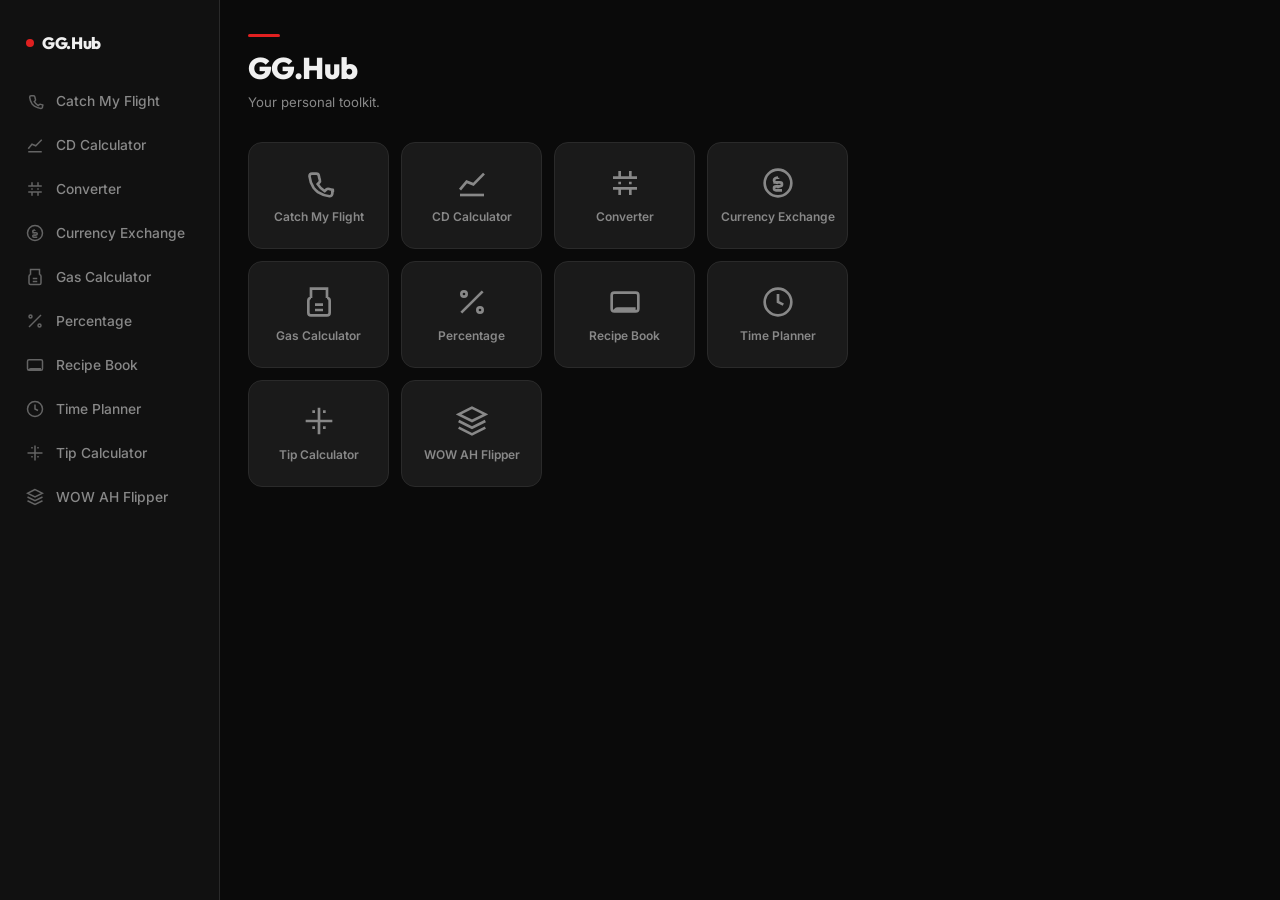
<file: index.html>
<!DOCTYPE html>
<html lang="en">
<head>
<meta charset="UTF-8">
<meta name="viewport" content="width=device-width, initial-scale=1.0">
<title>GG.Hub</title>
<link href="https://fonts.googleapis.com/css2?family=Outfit:wght@400;500;600;700;800;900&family=Inter:wght@300;400;500;600&display=swap" rel="stylesheet">
<link rel="stylesheet" href="css/variables.css">
<link rel="stylesheet" href="css/base.css">
<link rel="stylesheet" href="css/navigation.css">
<link rel="stylesheet" href="css/home.css">
</head>
<body>
<div id="app">
  <div id="nav-placeholder"></div>

  <div id="page-container">
    <div class="page-header">
      <div class="accent-line" style="background:var(--accent)"></div>
      <h1>GG.Hub</h1>
      <p>Your personal toolkit.</p>
    </div>

    <div class="tool-grid">

      <a class="tool-card" href="airport.html">
        <svg class="tool-card-icon" width="32" height="32" viewBox="0 0 24 24" fill="none" stroke="currentColor" stroke-width="2">
          <path d="M22 16.92v3a2 2 0 0 1-2.18 2 19.8 19.8 0 0 1-8.63-3.07 19.5 19.5 0 0 1-3.27-3.27 19.8 19.8 0 0 1-3.07-8.67A2 2 0 0 1 6.91 5h3a2 2 0 0 1 2 1.72c.127.96.361 1.903.7 2.81a2 2 0 0 1-.45 2.11L11 12.84a16 16 0 0 0 5.27 5.27l1.2-1.2a2 2 0 0 1 2.11-.45c.907.339 1.85.573 2.81.7A2 2 0 0 1 22 19z"/>
        </svg>
        <span class="tool-card-name">Catch My Flight</span>
      </a>

      <a class="tool-card" href="cd-calculator.html">
        <svg class="tool-card-icon" width="32" height="32" viewBox="0 0 24 24" fill="none" stroke="currentColor" stroke-width="2">
          <polyline points="3 17 8 11 13 13 21 5"/><line x1="3" y1="21" x2="21" y2="21"/>
        </svg>
        <span class="tool-card-name">CD Calculator</span>
      </a>

      <a class="tool-card" href="measurement-converter.html">
        <svg class="tool-card-icon" width="32" height="32" viewBox="0 0 24 24" fill="none" stroke="currentColor" stroke-width="2">
          <path d="M8 3v4M8 11v2M8 17v4M16 3v4M16 11v2M16 17v4M3 8h18M3 16h18"/>
        </svg>
        <span class="tool-card-name">Converter</span>
      </a>

      <a class="tool-card" href="currency.html">
        <svg class="tool-card-icon" width="32" height="32" viewBox="0 0 24 24" fill="none" stroke="currentColor" stroke-width="2">
          <circle cx="12" cy="12" r="10"/><path d="M12 8v1m0 6v1m-3.5-4.5h5a1.5 1.5 0 0 1 0 3h-3a1.5 1.5 0 0 0 0 3H15M12 8c-1.7 0-3 .9-3 2s1.3 2 3 2"/>
        </svg>
        <span class="tool-card-name">Currency Exchange</span>
      </a>

      <a class="tool-card" href="gas-calculator.html">
        <svg class="tool-card-icon" width="32" height="32" viewBox="0 0 24 24" fill="none" stroke="currentColor" stroke-width="2">
          <path d="M6 9V2h12v7M6 9a2 2 0 0 0-2 2v9a2 2 0 0 0 2 2h12a2 2 0 0 0 2-2v-9a2 2 0 0 0-2-2M9 14h6M9 18h6"/>
        </svg>
        <span class="tool-card-name">Gas Calculator</span>
      </a>

      <a class="tool-card" href="percent.html">
        <svg class="tool-card-icon" width="32" height="32" viewBox="0 0 24 24" fill="none" stroke="currentColor" stroke-width="2">
          <circle cx="6" cy="6" r="2"/><circle cx="18" cy="18" r="2"/><path d="M20 4L4 20"/>
        </svg>
        <span class="tool-card-name">Percentage</span>
      </a>

      <a class="tool-card" href="recipe-book.html">
        <svg class="tool-card-icon" width="32" height="32" viewBox="0 0 24 24" fill="none" stroke="currentColor" stroke-width="2">
          <path d="M4 19.5A2.5 2.5 0 0 1 6.5 17H20M4 5h16a2 2 0 0 1 2 2v10a2 2 0 0 1-2 2H4a2 2 0 0 1-2-2V7a2 2 0 0 1 2-2z"/>
        </svg>
        <span class="tool-card-name">Recipe Book</span>
      </a>

      <a class="tool-card" href="drive-time.html">
        <svg class="tool-card-icon" width="32" height="32" viewBox="0 0 24 24" fill="none" stroke="currentColor" stroke-width="2">
          <circle cx="12" cy="12" r="10"/><path d="M12 6v6l4 2"/>
        </svg>
        <span class="tool-card-name">Time Planner</span>
      </a>

      <a class="tool-card" href="tip-calculator.html">
        <svg class="tool-card-icon" width="32" height="32" viewBox="0 0 24 24" fill="none" stroke="currentColor" stroke-width="2">
          <path d="M12 2v20M2 12h20M7 17h2M7 5h2M15 5h2M15 17h2"/>
        </svg>
        <span class="tool-card-name">Tip Calculator</span>
      </a>

      <a class="tool-card" href="wow-ah.html">
        <svg class="tool-card-icon" width="32" height="32" viewBox="0 0 24 24" fill="none" stroke="currentColor" stroke-width="2">
          <path d="M12 2L2 7l10 5 10-5-10-5zM2 17l10 5 10-5M2 12l10 5 10-5"/>
        </svg>
        <span class="tool-card-name">WOW AH Flipper</span>
      </a>

    </div>
  </div>
</div>

<script src="js/main.js"></script>
<script>initNav();</script>
</body>
</html>
</file>
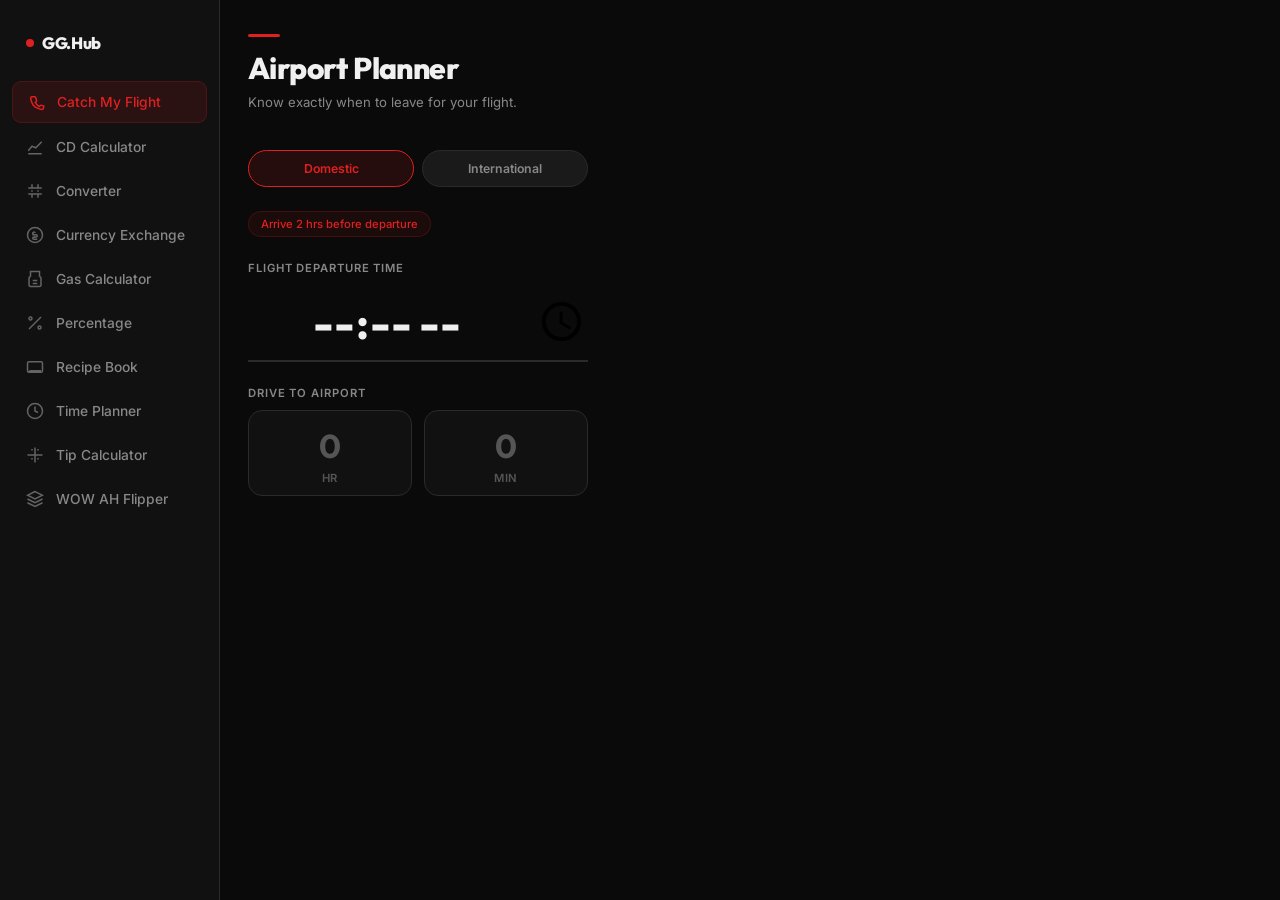
<file: airport.html>
<!DOCTYPE html>
<html lang="en">
<head>
<meta charset="UTF-8">
<meta name="viewport" content="width=device-width, initial-scale=1.0">
<title>Airport Planner — GG.Hub</title>
<link href="https://fonts.googleapis.com/css2?family=Outfit:wght@400;500;600;700;800;900&family=Inter:wght@300;400;500;600&display=swap" rel="stylesheet">
<link rel="stylesheet" href="css/variables.css">
<link rel="stylesheet" href="css/base.css">
<link rel="stylesheet" href="css/navigation.css">
<link rel="stylesheet" href="css/airport.css">
</head>
<body>
<div id="app">
  <div id="nav-placeholder"></div>

  <div id="page-container">
    <div class="page-header">
      <div class="accent-line" style="background:var(--accent)"></div>
      <h1>Airport Planner</h1>
      <p>Know exactly when to leave for your flight.</p>
    </div>

    <div class="airport-wrap">

      <!-- Flight type toggle -->
      <div class="airport-toggle">
        <button class="airport-mode-btn active" id="mode-domestic" onclick="setFlightType('domestic')">Domestic</button>
        <button class="airport-mode-btn" id="mode-international" onclick="setFlightType('international')">International</button>
      </div>

      <!-- Buffer info pill -->
      <div class="airport-buffer-pill" id="buffer-pill">Arrive 2 hrs before departure</div>

      <!-- Flight departure time -->
      <div class="airport-field">
        <div class="airport-field-label">Flight departure time</div>
        <input type="time" id="flight-time" class="airport-time-input" oninput="calcAirport()" onclick="this.select()">
      </div>

      <!-- Drive duration -->
      <div class="airport-field">
        <div class="airport-field-label">Drive to airport</div>
        <div class="airport-duration">
          <div class="airport-dur-card">
            <input type="number" id="drive-hours" class="airport-dur-input" placeholder="0" min="0" max="23" oninput="calcAirport()" onclick="this.select()">
            <span class="airport-dur-unit">hr</span>
          </div>
          <div class="airport-dur-card">
            <input type="number" id="drive-mins" class="airport-dur-input" placeholder="0" min="0" max="59" oninput="calcAirport()" onclick="this.select()">
            <span class="airport-dur-unit">min</span>
          </div>
        </div>
      </div>

      <!-- Results -->
      <div class="airport-results" id="airport-results" style="display:none">
        <div class="airport-result-row">
          <div class="airport-result-label">Leave home by</div>
          <div class="airport-result-value" id="result-depart"></div>
        </div>
        <div class="airport-divider"></div>
        <div class="airport-result-row secondary">
          <div class="airport-result-label">Arrive at airport by</div>
          <div class="airport-result-value secondary" id="result-arrive"></div>
        </div>
      </div>

    </div>
  </div>
</div>

<script src="js/main.js"></script>
<script src="js/airport.js"></script>
<script>initNav();</script>
</body>
</html>
</file>
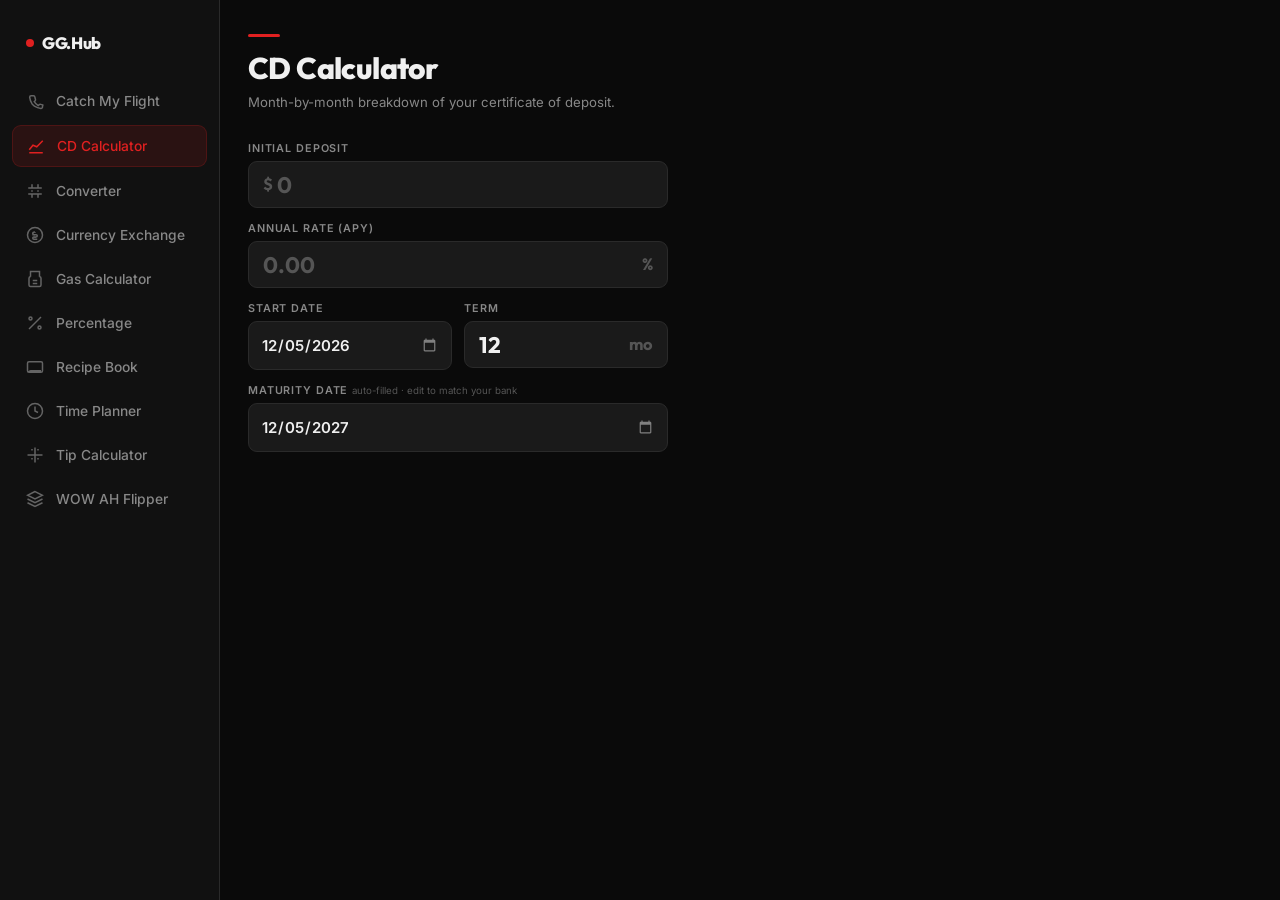
<file: cd-calculator.html>
<!DOCTYPE html>
<html lang="en">
<head>
<meta charset="UTF-8">
<meta name="viewport" content="width=device-width, initial-scale=1.0">
<title>CD Calculator — GG.Hub</title>
<link href="https://fonts.googleapis.com/css2?family=Outfit:wght@400;500;600;700;800;900&family=Inter:wght@300;400;500;600&display=swap" rel="stylesheet">
<link rel="stylesheet" href="css/variables.css">
<link rel="stylesheet" href="css/base.css">
<link rel="stylesheet" href="css/navigation.css">
<link rel="stylesheet" href="css/cd-calculator.css">
</head>
<body>
<div id="app">
  <div id="nav-placeholder"></div>

  <div id="page-container">
    <div class="page-header">
      <div class="accent-line" style="background:var(--accent)"></div>
      <h1>CD Calculator</h1>
      <p>Month-by-month breakdown of your certificate of deposit.</p>
    </div>

    <div class="cd-wrap">

      <!-- Deposit -->
      <div class="cd-field">
        <div class="cd-label">Initial Deposit</div>
        <div class="cd-input-row">
          <span class="cd-affix cd-affix--pre">$</span>
          <input type="number" id="cd-deposit" class="cd-input" placeholder="0" inputmode="decimal" oninput="calc()" onclick="this.select()">
        </div>
      </div>

      <!-- Rate -->
      <div class="cd-field">
        <div class="cd-label">Annual Rate (APY)</div>
        <div class="cd-input-row">
          <input type="number" id="cd-rate" class="cd-input" placeholder="0.00" inputmode="decimal" step="0.01" oninput="calc()" onclick="this.select()">
          <span class="cd-affix cd-affix--post">%</span>
        </div>
      </div>

      <!-- Start Date + Term -->
      <div class="cd-two-col">
        <div class="cd-field">
          <div class="cd-label">Start Date</div>
          <input type="date" id="cd-start-date" class="cd-month-input" oninput="onStartOrTermChange()">
        </div>
        <div class="cd-field">
          <div class="cd-label">Term</div>
          <div class="cd-input-row">
            <input type="number" id="cd-term" class="cd-input" value="12" inputmode="numeric" min="1" max="360" oninput="onStartOrTermChange()" onclick="this.select()">
            <span class="cd-affix cd-affix--post">mo</span>
          </div>
        </div>
      </div>

      <!-- Maturity Date (auto-filled, editable) -->
      <div class="cd-field">
        <div class="cd-label">Maturity Date <span class="cd-label-hint">auto-filled · edit to match your bank</span></div>
        <input type="date" id="cd-maturity" class="cd-month-input" oninput="calc()">
      </div>

      <!-- Summary -->
      <div class="cd-summary" id="cd-summary">
        <div class="cd-summary-label">Matures at</div>
        <div class="cd-summary-amount" id="cd-final"></div>
        <div class="cd-summary-sub">
          <span id="cd-interest-total"></span>
          <span class="cd-sep">·</span>
          <span id="cd-apy"></span>
        </div>
      </div>

      <!-- Monthly table -->
      <div class="cd-table-wrap" id="cd-table-wrap">
        <table class="cd-table">
          <thead>
            <tr>
              <th class="cd-th-month">Month</th>
              <th class="cd-th-num">Interest</th>
              <th class="cd-th-num">Balance</th>
            </tr>
          </thead>
          <tbody id="cd-tbody"></tbody>
        </table>
      </div>

    </div>
  </div>
</div>

<script src="js/main.js"></script>
<script src="js/cd-calculator.js"></script>
<script>initNav();</script>
</body>
</html>
</file>
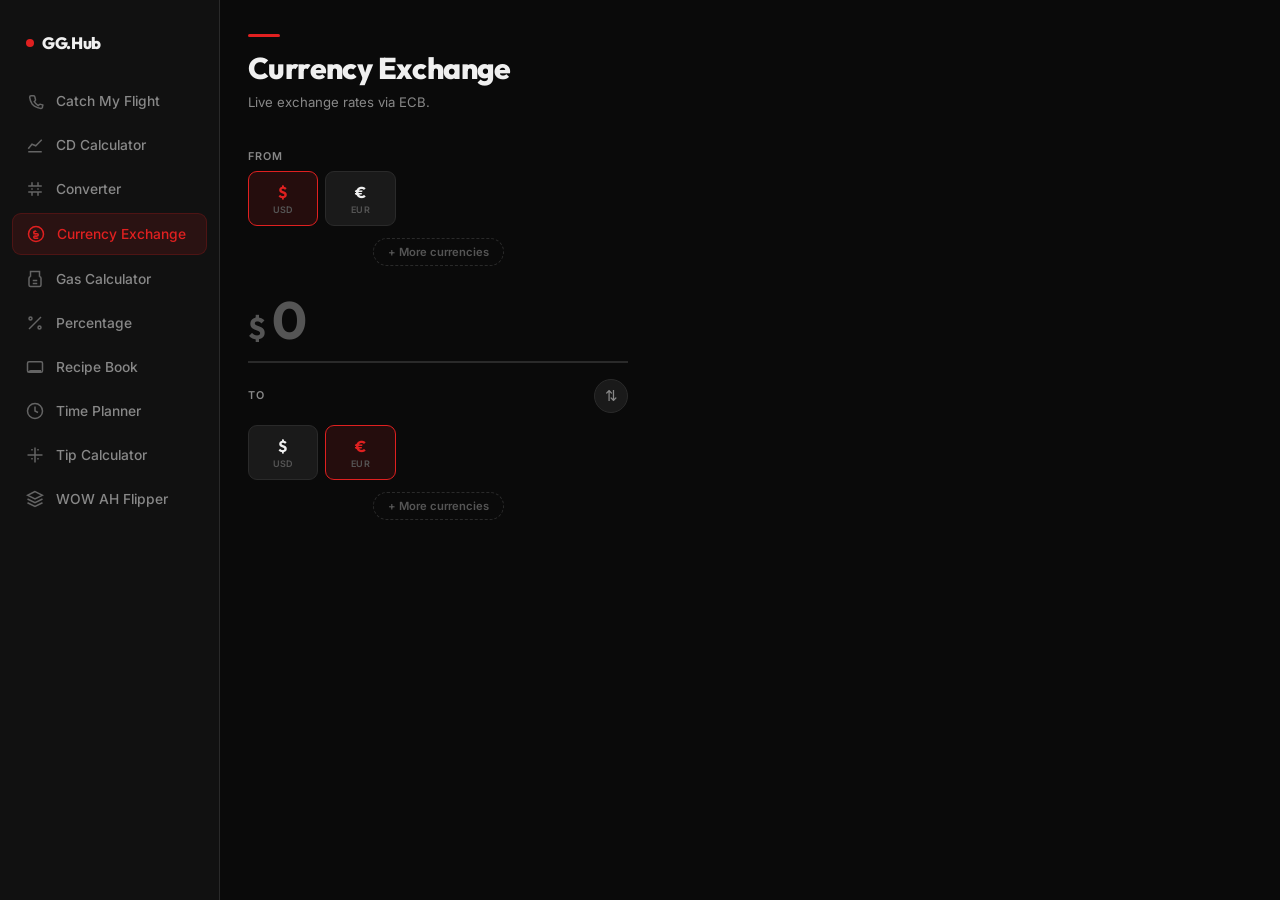
<file: currency.html>
<!DOCTYPE html>
<html lang="en">
<head>
<meta charset="UTF-8">
<meta name="viewport" content="width=device-width, initial-scale=1.0">
<title>Currency Exchange — GG.Hub</title>
<link href="https://fonts.googleapis.com/css2?family=Outfit:wght@400;500;600;700;800;900&family=Inter:wght@300;400;500;600&display=swap" rel="stylesheet">
<link rel="stylesheet" href="css/variables.css">
<link rel="stylesheet" href="css/base.css">
<link rel="stylesheet" href="css/navigation.css">
<link rel="stylesheet" href="css/currency.css">
</head>
<body>
<div id="app">
  <div id="nav-placeholder"></div>

  <div id="page-container">
    <div class="page-header">
      <div class="accent-line" style="background:var(--accent)"></div>
      <h1>Currency Exchange</h1>
      <p>Live exchange rates via ECB.</p>
    </div>

    <div class="cx-wrap">

      <!-- FROM grid -->
      <div class="cx-section-label">From</div>
      <div class="cx-grid" id="from-grid"></div>
      <button class="cx-more-btn" onclick="openMore('from')">+ More currencies</button>

      <!-- Amount input -->
      <div class="cx-amount-wrap">
        <span class="cx-input-symbol" id="input-symbol">$</span>
        <input type="text" id="cx-input" class="cx-input" placeholder="0" inputmode="decimal" oninput="convert()" onclick="this.select()">
      </div>

      <!-- Swap + TO label -->
      <div class="cx-mid-row">
        <div class="cx-section-label" style="margin:0">To</div>
        <button class="cx-swap-btn" onclick="swapCurrencies()" title="Swap">⇅</button>
      </div>

      <!-- TO grid -->
      <div class="cx-grid" id="to-grid"></div>
      <button class="cx-more-btn" onclick="openMore('to')">+ More currencies</button>

      <!-- Drag-to-remove trash zone -->
      <div class="cx-trash" id="cx-trash">
        <svg width="16" height="16" viewBox="0 0 24 24" fill="none" stroke="currentColor" stroke-width="2"><polyline points="3 6 5 6 21 6"/><path d="M19 6l-1 14a2 2 0 0 1-2 2H8a2 2 0 0 1-2-2L5 6"/><path d="M10 11v6M14 11v6M9 6V4a1 1 0 0 1 1-1h4a1 1 0 0 1 1 1v2"/></svg>
        Remove from grid
      </div>

      <!-- Result -->
      <div class="cx-result-wrap" id="cx-result-wrap">
        <div class="cx-result" id="cx-result"></div>
        <div class="cx-rate" id="cx-rate"></div>
      </div>

    </div>
  </div>
</div>

<!-- More currencies picker (for non-top currencies) -->
<div class="cx-picker-overlay" id="cx-picker-overlay" onclick="closePicker()">
  <div class="cx-picker-sheet" onclick="event.stopPropagation()">
    <div class="cx-picker-title" id="cx-picker-title">More currencies</div>
    <input type="text" class="cx-picker-search" id="cx-picker-search" placeholder="Search…" oninput="filterMore()">
    <div class="cx-more-list" id="cx-more-list"></div>
  </div>
</div>

<script src="js/main.js"></script>
<script src="js/currency.js"></script>
<script>initNav();</script>
</body>
</html>
</file>
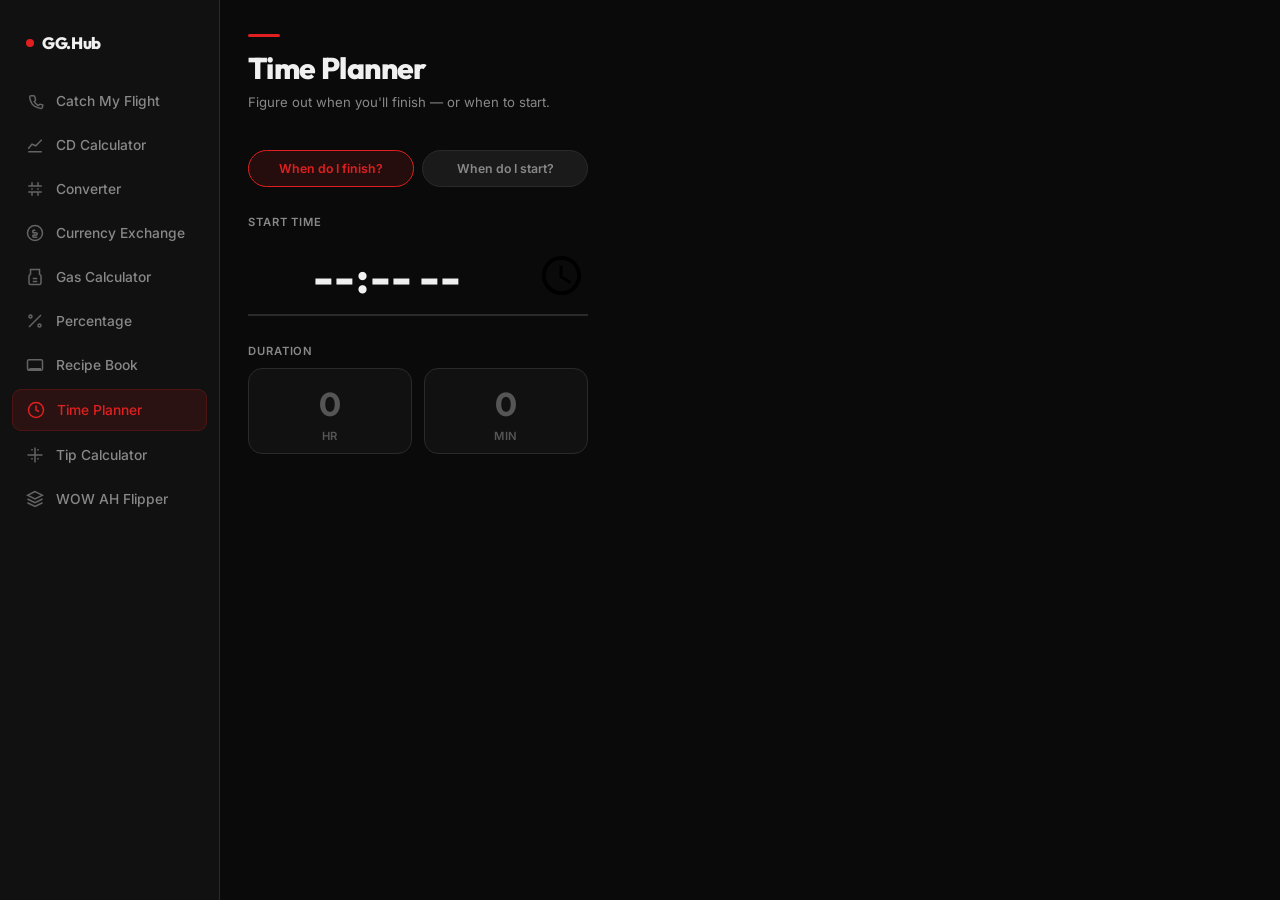
<file: drive-time.html>
<!DOCTYPE html>
<html lang="en">
<head>
<meta charset="UTF-8">
<meta name="viewport" content="width=device-width, initial-scale=1.0">
<title>Time Planner — GG.Hub</title>
<link href="https://fonts.googleapis.com/css2?family=Outfit:wght@400;500;600;700;800;900&family=Inter:wght@300;400;500;600&display=swap" rel="stylesheet">
<link rel="stylesheet" href="css/variables.css">
<link rel="stylesheet" href="css/base.css">
<link rel="stylesheet" href="css/navigation.css">
<link rel="stylesheet" href="css/drive-time.css">
</head>
<body>
<div id="app">
  <div id="nav-placeholder"></div>

  <div id="page-container">
    <div class="page-header">
      <div class="accent-line" style="background:var(--accent)"></div>
      <h1>Time Planner</h1>
      <p>Figure out when you'll finish — or when to start.</p>
    </div>

    <div class="drive-wrap">

      <!-- Mode toggle -->
      <div class="drive-toggle">
        <button class="drive-mode-btn active" id="mode-arrive" onclick="setDriveMode('arrive')">When do I finish?</button>
        <button class="drive-mode-btn" id="mode-depart" onclick="setDriveMode('depart')">When do I start?</button>
      </div>

      <!-- Time input -->
      <div class="drive-field">
        <div class="drive-field-label" id="drive-time-label">Start time</div>
        <input type="time" id="drive-time" class="drive-time-input" oninput="calcDrive()" onclick="this.select()">
      </div>

      <!-- Duration -->
      <div class="drive-field">
        <div class="drive-field-label">Duration</div>
        <div class="drive-duration">
          <div class="drive-dur-card">
            <input type="number" id="drive-hours" class="drive-dur-input" placeholder="0" min="0" max="23" oninput="calcDrive()" onclick="this.select()">
            <span class="drive-dur-unit">hr</span>
          </div>
          <div class="drive-dur-card">
            <input type="number" id="drive-mins" class="drive-dur-input" placeholder="0" min="0" max="59" oninput="calcDrive()" onclick="this.select()">
            <span class="drive-dur-unit">min</span>
          </div>
        </div>
      </div>

      <!-- Result -->
      <div class="drive-result-wrap" id="drive-result-wrap" style="display:none">
        <div class="drive-result-label" id="drive-result-label">You'll arrive at</div>
        <div class="drive-result" id="drive-result"></div>
      </div>

    </div>
  </div>
</div>

<script src="js/main.js"></script>
<script src="js/drive-time.js"></script>
<script>initNav();</script>
</body>
</html>
</file>
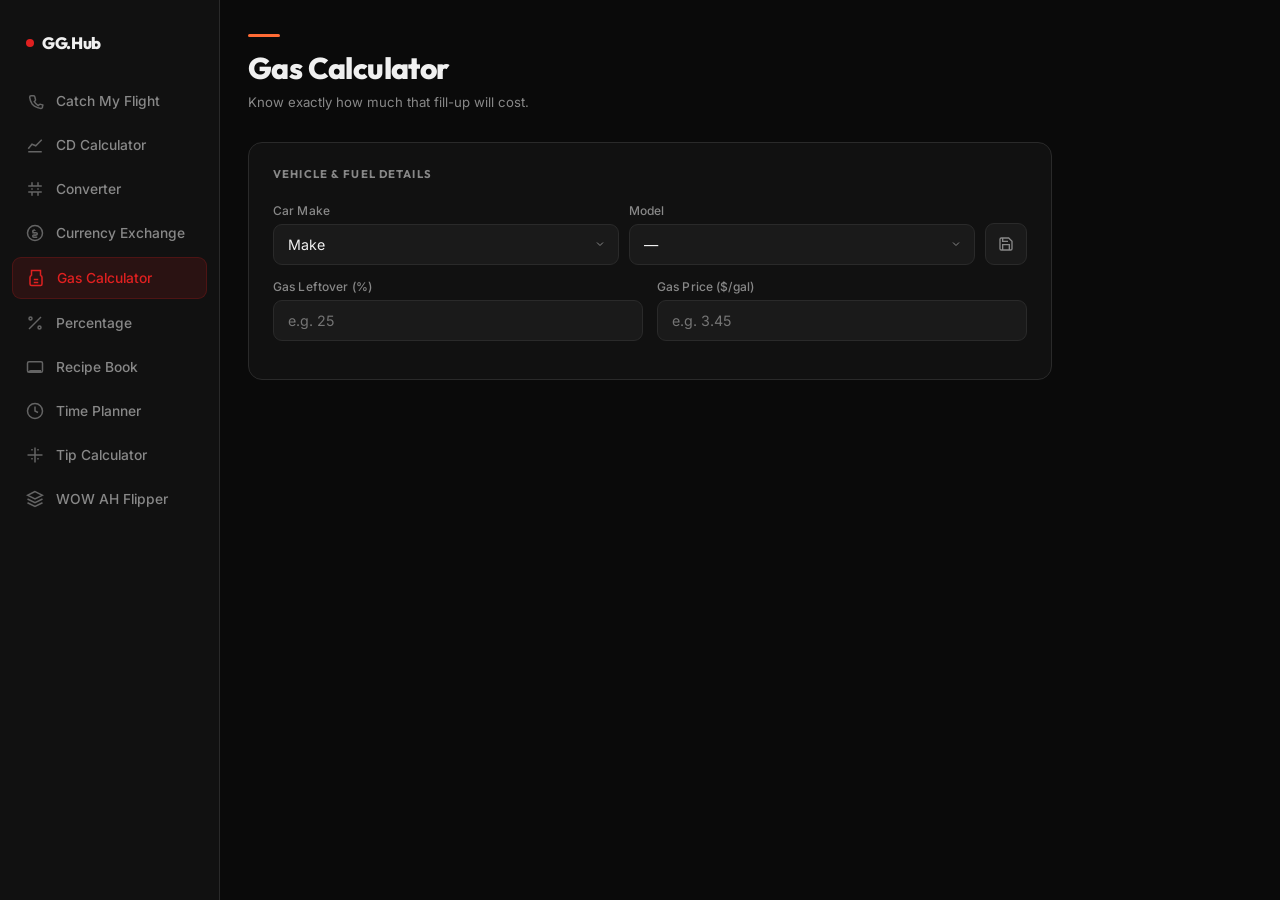
<file: gas-calculator.html>
<!DOCTYPE html>
<html lang="en">
<head>
<meta charset="UTF-8">
<meta name="viewport" content="width=device-width, initial-scale=1.0">
<title>Gas Calculator — GG.Tools</title>
<link href="https://fonts.googleapis.com/css2?family=Outfit:wght@400;500;600;700;800;900&family=Inter:wght@300;400;500;600&display=swap" rel="stylesheet">
<link rel="stylesheet" href="/css/variables.css">
<link rel="stylesheet" href="/css/base.css">
<link rel="stylesheet" href="/css/navigation.css">
<link rel="stylesheet" href="/css/forms.css">
<link rel="stylesheet" href="/css/modal.css">
<link rel="stylesheet" href="/css/gas-calculator.css">
</head>
<body>
<div id="app">
  <div id="nav-placeholder"></div>

  <div id="page-container">
    <div class="page-header">
      <div class="accent-line" style="background:var(--accent2)"></div>
      <h1>Gas Calculator</h1>
      <p>Know exactly how much that fill-up will cost.</p>
    </div>

    <div class="card" id="saved-car-card" style="display:none">
      <div class="card-title">My Garage</div>
      <div id="saved-car-list"></div>
    </div>

    <div class="card">
      <div class="card-title">Vehicle & Fuel Details</div>

      <div class="gas-vehicle-row">
        <div class="input-group" style="flex:1;margin-bottom:0">
          <label>Car Make</label>
          <select id="car-make" onchange="populateModels()">
            <option value="">Make</option>
            <option>Acura</option><option>Audi</option><option>BMW</option>
            <option>Chevrolet</option><option>Chrysler</option><option>Dodge</option>
            <option>Ford</option><option>GMC</option><option>Honda</option>
            <option>Hyundai</option><option>Jeep</option><option>Kia</option>
            <option>Lexus</option><option>Mazda</option><option>Mercedes-Benz</option>
            <option>Nissan</option><option>Ram</option><option>Subaru</option>
            <option>Tesla</option><option>Toyota</option><option>Volkswagen</option>
          </select>
        </div>
        <div class="input-group" style="flex:1;margin-bottom:0">
          <label>Model</label>
          <select id="car-model" onchange="autoFillTank()"><option value="">—</option></select>
        </div>
        <div style="padding-top:22px;flex-shrink:0">
          <button class="gas-save-btn" onclick="saveCar()" title="Save vehicle">
            <svg width="16" height="16" fill="none" stroke="currentColor" stroke-width="2" viewBox="0 0 24 24"><path d="M19 21H5a2 2 0 0 1-2-2V5a2 2 0 0 1 2-2h11l5 5v11a2 2 0 0 1-2 2z"/><polyline points="17 21 17 13 7 13 7 21"/><polyline points="7 3 7 8 15 8"/></svg>
          </button>
        </div>
      </div>

      <div class="input-row" style="margin-top:14px">
        <div class="input-group">
          <label>Gas Leftover (%)</label>
          <div class="input-wrap">
            <input type="text" id="tank-level" placeholder="e.g. 25" inputmode="numeric" oninput="handleLevelInput(this)">
            <button class="input-clear" onclick="clearField('tank-level')">✕</button>
          </div>
        </div>
        <div class="input-group">
          <label>Gas Price ($/gal)</label>
          <div class="input-wrap">
            <input type="text" id="gas-price" placeholder="e.g. 3.45" inputmode="decimal" oninput="calcGas()">
            <button class="input-clear" onclick="clearField('gas-price')">✕</button>
          </div>
        </div>
      </div>

      <div class="gas-result" id="gas-result">
        <div class="gas-primary">
          <div class="gas-primary-label">Pay approximately</div>
          <div class="gas-primary-val" id="res-rounded-cost">$0.00</div>
          <div class="gas-primary-sub">rounded to nearest dollar</div>
        </div>
        <div class="gas-details-table">
          <div class="gas-detail-row">
            <span class="gas-detail-key">Tank Size</span>
            <span class="gas-detail-val" id="res-tank-size">—</span>
          </div>
          <div class="gas-detail-row">
            <span class="gas-detail-key">Gal. Needed</span>
            <span class="gas-detail-val" id="res-gallons">—</span>
          </div>
          <div class="gas-detail-row">
            <span class="gas-detail-key">Exact Cost</span>
            <span class="gas-detail-val" id="res-fill-cost">—</span>
          </div>
        </div>
      </div>
    </div>
  </div>

  <div class="toast" id="toast"></div>
</div>

<script src="/js/main.js"></script>
<script src="/js/gas-calculator.js"></script>
</body>
</html>
</file>
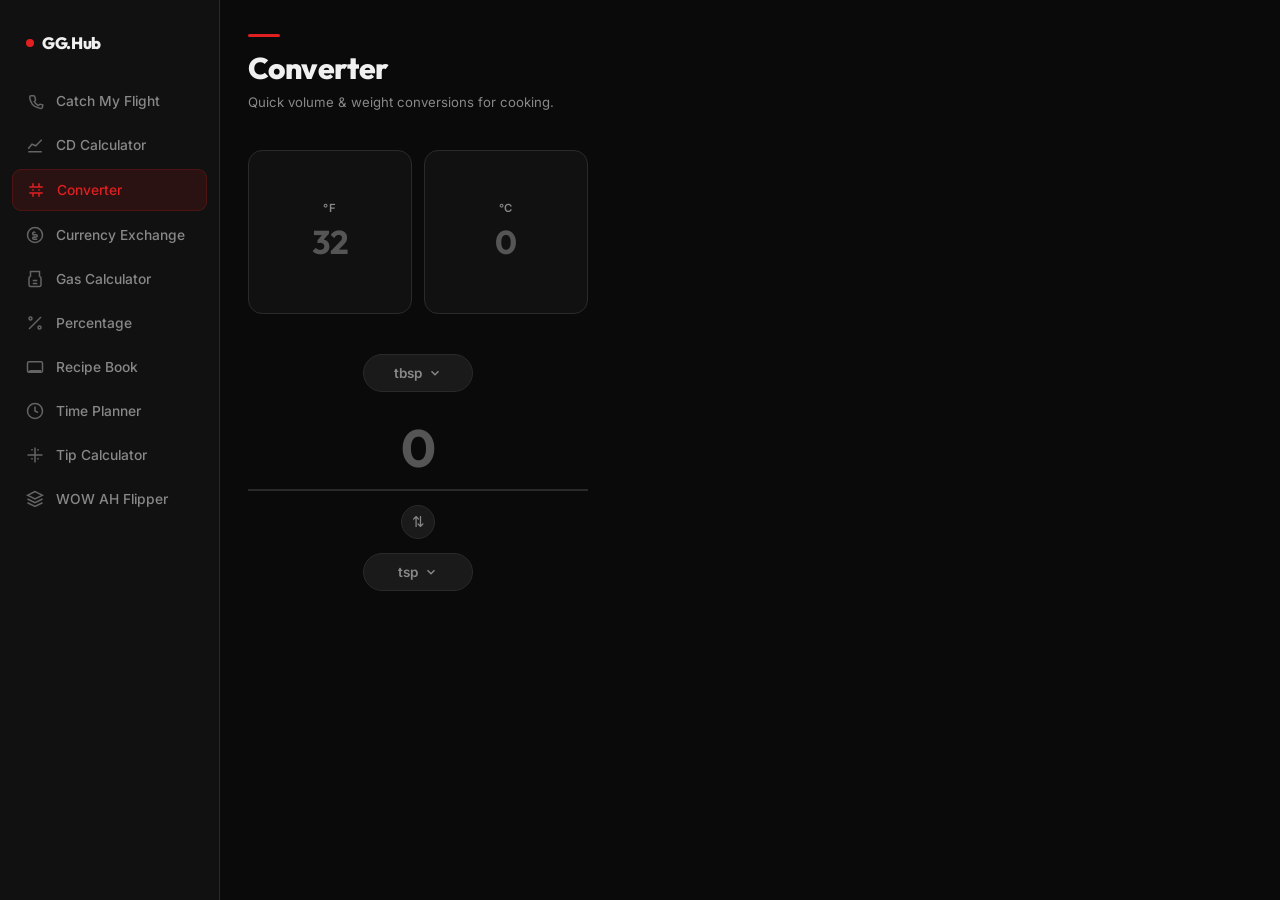
<file: measurement-converter.html>
<!DOCTYPE html>
<html lang="en">
<head>
<meta charset="UTF-8">
<meta name="viewport" content="width=device-width, initial-scale=1.0">
<title>Converter — GG.Hub</title>
<link href="https://fonts.googleapis.com/css2?family=Outfit:wght@400;500;600;700;800;900&family=Inter:wght@300;400;500;600&display=swap" rel="stylesheet">
<link rel="stylesheet" href="css/variables.css">
<link rel="stylesheet" href="css/base.css">
<link rel="stylesheet" href="css/navigation.css">
<link rel="stylesheet" href="css/measurement-converter.css">
</head>
<body>
<div id="app">
  <div id="nav-placeholder"></div>

  <div id="page-container">
    <div class="page-header">
      <div class="accent-line" style="background:var(--accent)"></div>
      <h1>Converter</h1>
      <p>Quick volume & weight conversions for cooking.</p>
    </div>

    <!-- Temperature converter -->
    <div class="temp-wrap">
      <div class="temp-card">
        <div class="temp-label">°F</div>
        <input type="text" id="temp-f" class="temp-input" placeholder="32" inputmode="decimal" oninput="tempFromF()" onclick="this.select()">
      </div>
      <div class="temp-card">
        <div class="temp-label">°C</div>
        <input type="text" id="temp-c" class="temp-input" placeholder="0" inputmode="decimal" oninput="tempFromC()" onclick="this.select()">
      </div>
    </div>

    <div class="conv-wrap">

      <!-- FROM unit button -->
      <button class="unit-btn" id="from-btn" onclick="openPicker('from')">
        <span id="from-label">tbsp</span>
        <svg width="14" height="14" viewBox="0 0 24 24" fill="none" stroke="currentColor" stroke-width="2.5"><path d="M6 9l6 6 6-6"/></svg>
      </button>

      <!-- Input -->
      <input type="text" id="conv-input" class="conv-input" placeholder="0" inputmode="decimal" oninput="updateResult()" onclick="this.select()">

      <!-- Swap button -->
      <button class="swap-btn" onclick="swapUnits()" title="Swap">⇅</button>

      <!-- TO unit button -->
      <button class="unit-btn" id="to-btn" onclick="openPicker('to')">
        <span id="to-label">tsp</span>
        <svg width="14" height="14" viewBox="0 0 24 24" fill="none" stroke="currentColor" stroke-width="2.5"><path d="M6 9l6 6 6-6"/></svg>
      </button>

      <!-- Ingredient picker (shown only when mixing volume ↔ weight) -->
      <button class="ingredient-btn" id="ingredient-btn" onclick="openIngredientPicker()" style="display:none">
        <span id="ingredient-label">Select ingredient</span>
        <svg width="14" height="14" viewBox="0 0 24 24" fill="none" stroke="currentColor" stroke-width="2.5"><path d="M6 9l6 6 6-6"/></svg>
      </button>

      <!-- Result -->
      <div class="conv-result" id="conv-result"></div>

    </div>
  </div>
</div>

<!-- Unit picker overlay -->
<div class="picker-overlay" id="picker-overlay" onclick="closePicker()">
  <div class="picker-sheet" onclick="event.stopPropagation()">
    <div class="picker-title" id="picker-title">Select unit</div>
    <div class="picker-grid" id="picker-grid"></div>
  </div>
</div>

<script src="js/main.js"></script>
<script src="js/measurement-converter.js"></script>
<script>initNav();</script>
</body>
</html>
</file>
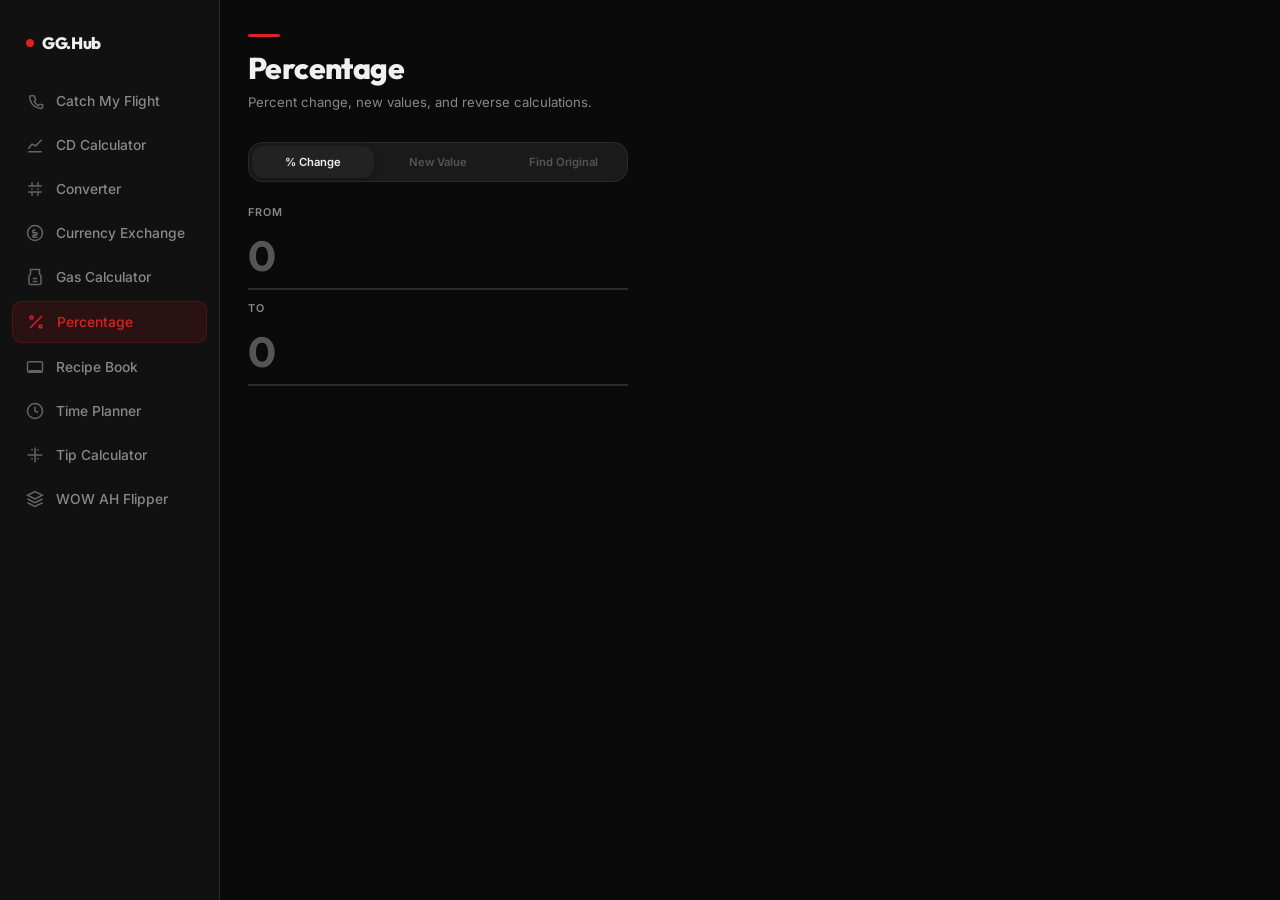
<file: percent.html>
<!DOCTYPE html>
<html lang="en">
<head>
<meta charset="UTF-8">
<meta name="viewport" content="width=device-width, initial-scale=1.0">
<title>Percentage — GG.Hub</title>
<link href="https://fonts.googleapis.com/css2?family=Outfit:wght@400;500;600;700;800;900&family=Inter:wght@300;400;500;600&display=swap" rel="stylesheet">
<link rel="stylesheet" href="css/variables.css">
<link rel="stylesheet" href="css/base.css">
<link rel="stylesheet" href="css/navigation.css">
<link rel="stylesheet" href="css/percent.css">
</head>
<body>
<div id="app">
  <div id="nav-placeholder"></div>

  <div id="page-container">
    <div class="page-header">
      <div class="accent-line" style="background:var(--accent)"></div>
      <h1>Percentage</h1>
      <p>Percent change, new values, and reverse calculations.</p>
    </div>

    <div class="pct-wrap">

      <!-- Mode tabs -->
      <div class="pct-tabs">
        <button class="pct-tab active" onclick="setMode('change')">% Change</button>
        <button class="pct-tab" onclick="setMode('new')">New Value</button>
        <button class="pct-tab" onclick="setMode('original')">Find Original</button>
      </div>

      <!-- Panel: % Change -->
      <div class="pct-panel" id="panel-change">
        <div class="pct-section-label">From</div>
        <div class="pct-input-row">
          <input type="number" id="change-from" class="pct-input" placeholder="0" inputmode="decimal" oninput="calc()" onclick="this.select()">
        </div>
        <div class="pct-section-label">To</div>
        <div class="pct-input-row">
          <input type="number" id="change-to" class="pct-input" placeholder="0" inputmode="decimal" oninput="calc()" onclick="this.select()">
        </div>
      </div>

      <!-- Panel: New Value -->
      <div class="pct-panel hidden" id="panel-new">
        <div class="pct-section-label">Starting Value</div>
        <div class="pct-input-row">
          <input type="number" id="new-base" class="pct-input" placeholder="0" inputmode="decimal" oninput="calc()" onclick="this.select()">
        </div>
        <div class="pct-section-label">Change</div>
        <div class="pct-input-row pct-input-row--suffix">
          <input type="number" id="new-pct" class="pct-input" placeholder="0" inputmode="decimal" oninput="calc()" onclick="this.select()">
          <span class="pct-suffix">%</span>
        </div>
      </div>

      <!-- Panel: Find Original -->
      <div class="pct-panel hidden" id="panel-original">
        <div class="pct-section-label">Final Value</div>
        <div class="pct-input-row">
          <input type="number" id="orig-final" class="pct-input" placeholder="0" inputmode="decimal" oninput="calc()" onclick="this.select()">
        </div>
        <div class="pct-section-label">Applied Change</div>
        <div class="pct-input-row pct-input-row--suffix">
          <input type="number" id="orig-pct" class="pct-input" placeholder="0" inputmode="decimal" oninput="calc()" onclick="this.select()">
          <span class="pct-suffix">%</span>
        </div>
      </div>

      <!-- Result -->
      <div class="pct-result-wrap" id="pct-result-wrap">
        <div class="pct-result" id="pct-result"></div>
        <div class="pct-result-sub" id="pct-result-sub"></div>
      </div>

    </div>
  </div>
</div>

<script src="js/main.js"></script>
<script src="js/percent.js"></script>
<script>initNav();</script>
</body>
</html>
</file>
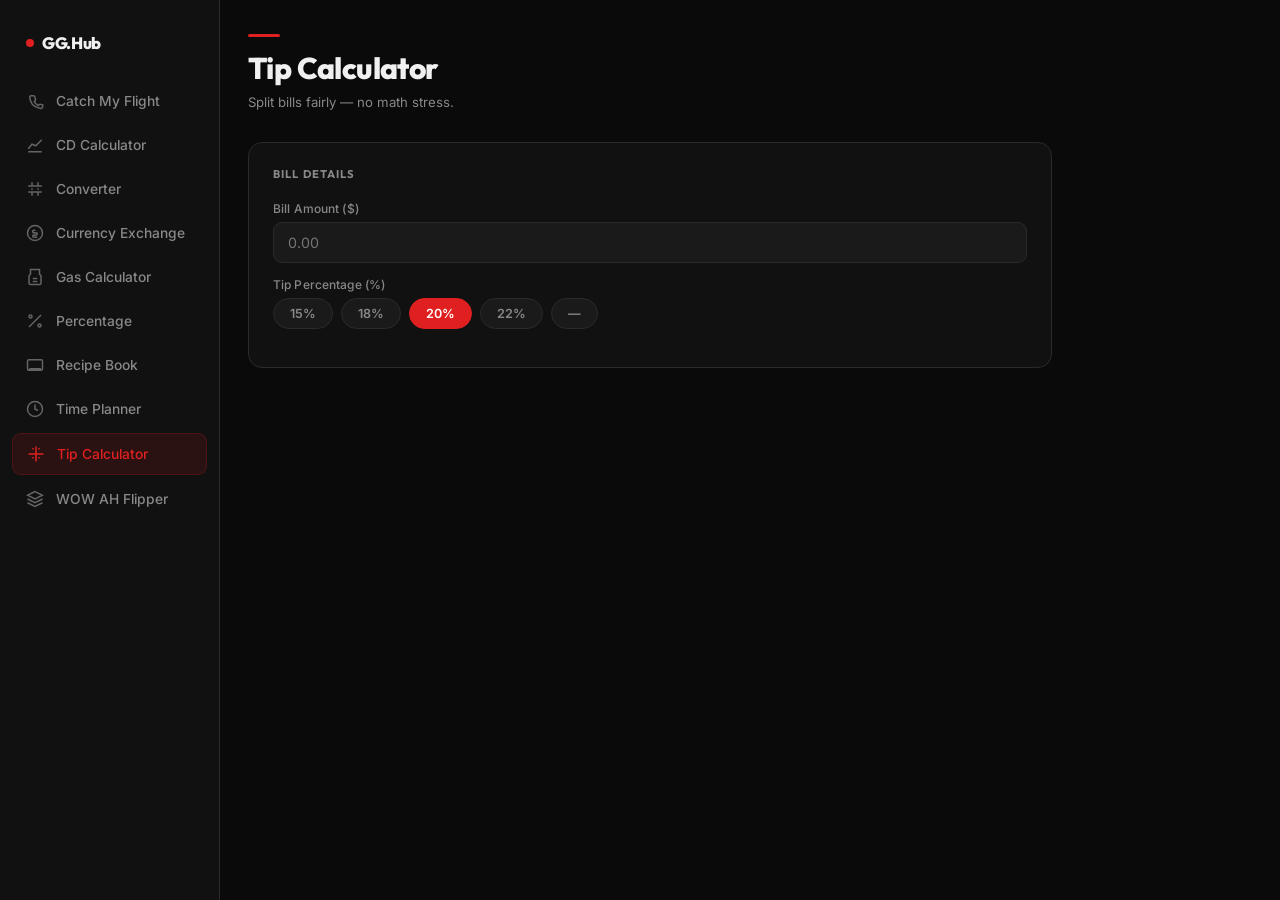
<file: tip-calculator.html>
<!DOCTYPE html>
<html lang="en">
<head>
<meta charset="UTF-8">
<meta name="viewport" content="width=device-width, initial-scale=1.0">
<title>Tip Calculator — GG.Tools</title>
<link href="https://fonts.googleapis.com/css2?family=Outfit:wght@400;500;600;700;800;900&family=Inter:wght@300;400;500;600&display=swap" rel="stylesheet">
<link rel="stylesheet" href="/css/variables.css">
<link rel="stylesheet" href="/css/base.css">
<link rel="stylesheet" href="/css/navigation.css">
<link rel="stylesheet" href="/css/forms.css">
<link rel="stylesheet" href="/css/modal.css">
<link rel="stylesheet" href="/css/tip-calculator.css">
</head>
<body>
<div id="app">
  <div id="nav-placeholder"></div>

  <div id="page-container">
    <div class="page-header">
      <div class="accent-line"></div>
      <h1>Tip Calculator</h1>
      <p>Split bills fairly — no math stress.</p>
    </div>

    <div class="card">
      <div class="card-title">Bill Details</div>
      <div class="input-group">
        <label>Bill Amount ($)</label>
        <div class="input-wrap">
          <input type="text" id="bill-amount" placeholder="0.00" oninput="handleCurrencyInput(this)">
          <button class="input-clear" onclick="clearField('bill-amount')">✕</button>
        </div>
      </div>

      <div class="input-row">
        <div class="input-group">
          <label>Tip Percentage (%)</label>
          <div class="pct-pills">
            <button class="pct-pill" onclick="selectPct(this, 15)">15%</button>
            <button class="pct-pill" onclick="selectPct(this, 18)">18%</button>
            <button class="pct-pill selected" onclick="selectPct(this, 20)">20%</button>
            <button class="pct-pill" onclick="selectPct(this, 22)">22%</button>
            <button class="pct-pill" id="custom-pill" onclick="toggleCustomField(this)">—</button>
          </div>
        </div>
      </div>

      <div id="custom-tip-group" style="display:none;margin-bottom:14px">
        <label>Custom Tip %</label>
        <input type="text" id="custom-tip" placeholder="18.5" oninput="handleCustomTip(this)">
      </div>

      <div class="tip-result" id="tip-result">
        <div class="tip-result-grid">
          <div class="tip-stat">
            <div class="tip-stat-val" id="res-tip-amt">$0.00</div>
            <div class="tip-stat-lbl">TIP</div>
          </div>
          <div class="tip-stat">
            <div class="tip-stat-val" id="res-total">$0.00</div>
            <div class="tip-stat-lbl">TOTAL BILL</div>
          </div>
        </div>

        <hr class="round-divider">
        <div class="round-grid">
          <div class="round-box">
            <div class="round-box-header">
              <span class="round-box-title">Round Down</span>
              <span class="round-box-badge badge-down" id="rd-badge">▼ −$0.00</span>
            </div>
            <div class="round-total" id="rd-total">$0.00</div>
            <div class="round-info-table">
              <div class="round-info-row">
                <span class="round-info-label">Tip (%):</span>
                <span class="round-info-value" id="rd-tip-pct">20%</span>
              </div>
              <div class="round-info-row">
                <span class="round-info-label">Tip:</span>
                <span class="round-info-value" id="rd-tip-amt">$0.00</span>
              </div>
            </div>
          </div>

          <div class="round-box">
            <div class="round-box-header">
              <span class="round-box-title">Round Up</span>
              <span class="round-box-badge badge-up" id="ru-badge">▲ +$0.00</span>
            </div>
            <div class="round-total" id="ru-total">$0.00</div>
            <div class="round-info-table">
              <div class="round-info-row">
                <span class="round-info-label">Tip (%):</span>
                <span class="round-info-value" id="ru-tip-pct">20%</span>
              </div>
              <div class="round-info-row">
                <span class="round-info-label">Tip:</span>
                <span class="round-info-value" id="ru-tip-amt">$0.00</span>
              </div>
            </div>
          </div>
        </div>
      </div>
    </div>
  </div>

  <div class="toast" id="toast"></div>
</div>

<script src="/js/main.js"></script>
<script src="/js/tip-calculator.js"></script>
</body>
</html>
</file>
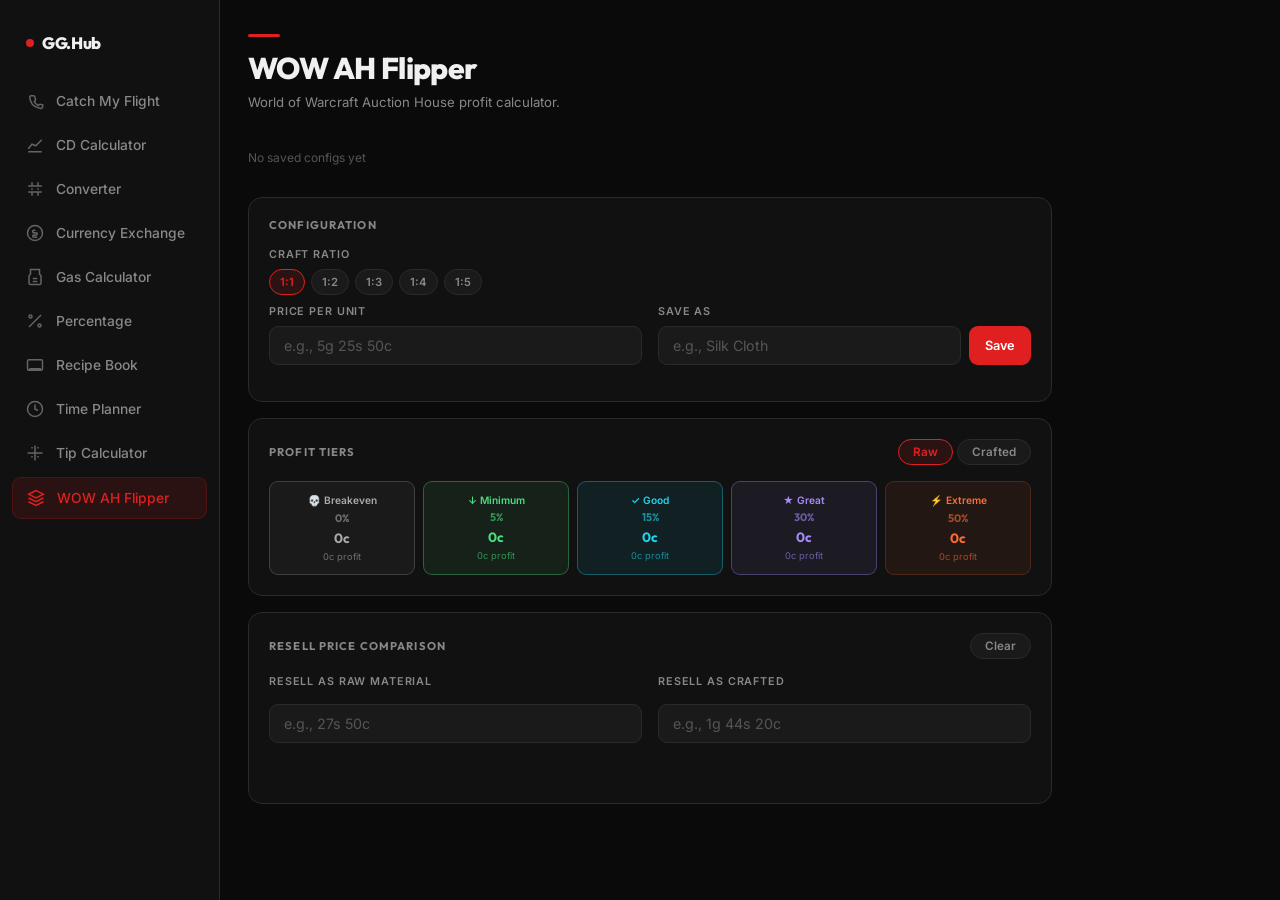
<file: wow-ah.html>
<!DOCTYPE html>
<html lang="en">
<head>
<meta charset="UTF-8">
<meta name="viewport" content="width=device-width, initial-scale=1.0">
<title>WOW AH Flipper — GG.Hub</title>
<link href="https://fonts.googleapis.com/css2?family=Outfit:wght@400;500;600;700;800;900&family=Inter:wght@300;400;500;600&display=swap" rel="stylesheet">
<link rel="stylesheet" href="css/variables.css">
<link rel="stylesheet" href="css/base.css">
<link rel="stylesheet" href="css/navigation.css">
<link rel="stylesheet" href="css/wow-ah.css">
</head>
<body>
<div id="app">
  <div id="nav-placeholder"></div>

  <div id="page-container">
    <div class="page-header">
      <div class="accent-line" style="background:var(--accent)"></div>
      <h1>WOW AH Flipper</h1>
      <p>World of Warcraft Auction House profit calculator.</p>
    </div>

    <!-- Saved configs strip -->
    <div class="ah-configs-bar">
      <div class="ah-configs-scroll" id="configs-scroll">
        <span class="ah-configs-empty" id="configs-empty">No saved configs yet</span>
      </div>
    </div>

    <!-- Configuration card -->
    <div class="card">
      <div class="card-title">Configuration</div>

      <div class="ah-label">Craft Ratio</div>
      <div class="ah-ratio-grid">
        <button class="ah-ratio-btn active" data-ratio="1">1:1</button>
        <button class="ah-ratio-btn" data-ratio="2">1:2</button>
        <button class="ah-ratio-btn" data-ratio="3">1:3</button>
        <button class="ah-ratio-btn" data-ratio="4">1:4</button>
        <button class="ah-ratio-btn" data-ratio="5">1:5</button>
      </div>

      <div class="ah-form-row">
        <div class="form-group">
          <div class="ah-label">Price per Unit</div>
          <input type="text" id="unit-price" class="ah-input" placeholder="e.g., 5g 25s 50c">
          <div class="ah-error" id="price-error"></div>
        </div>
        <div class="form-group">
          <div class="ah-label">Save as</div>
          <div class="ah-save-row">
            <input type="text" id="config-name" class="ah-input" placeholder="e.g., Silk Cloth">
            <button id="save-config-btn" class="ah-save-btn">Save</button>
          </div>
        </div>
      </div>
    </div>

    <!-- Profit Tiers card -->
    <div class="card">
      <div class="ah-tiers-header">
        <div class="card-title" style="margin-bottom:0">Profit Tiers</div>
        <div class="ah-tier-toggle">
          <button class="ah-toggle-btn active" id="toggle-raw" onclick="setTierView('raw')">Raw</button>
          <button class="ah-toggle-btn" id="toggle-craft" onclick="setTierView('craft')">Crafted</button>
        </div>
      </div>

      <div class="ah-tiers-grid">
        <div class="ah-tier-card breakeven">
          <div class="ah-tier-name">💀 Breakeven</div>
          <div class="ah-tier-pct">0%</div>
          <div class="ah-tier-sell" id="tier-sell-breakeven">—</div>
          <div class="ah-tier-profit" id="tier-profit-breakeven">0c profit</div>
        </div>
        <div class="ah-tier-card minimum">
          <div class="ah-tier-name">↓ Minimum</div>
          <div class="ah-tier-pct">5%</div>
          <div class="ah-tier-sell" id="tier-sell-minimum">—</div>
          <div class="ah-tier-profit" id="tier-profit-minimum">0c profit</div>
        </div>
        <div class="ah-tier-card good">
          <div class="ah-tier-name">✓ Good</div>
          <div class="ah-tier-pct">15%</div>
          <div class="ah-tier-sell" id="tier-sell-good">—</div>
          <div class="ah-tier-profit" id="tier-profit-good">0c profit</div>
        </div>
        <div class="ah-tier-card great">
          <div class="ah-tier-name">★ Great</div>
          <div class="ah-tier-pct">30%</div>
          <div class="ah-tier-sell" id="tier-sell-great">—</div>
          <div class="ah-tier-profit" id="tier-profit-great">0c profit</div>
        </div>
        <div class="ah-tier-card extreme">
          <div class="ah-tier-name">⚡ Extreme</div>
          <div class="ah-tier-pct">50%</div>
          <div class="ah-tier-sell" id="tier-sell-extreme">—</div>
          <div class="ah-tier-profit" id="tier-profit-extreme">0c profit</div>
        </div>
      </div>
    </div>

    <!-- Resell Comparison card -->
    <div class="card">
      <div class="ah-resell-header">
        <div class="card-title" style="margin-bottom:0">Resell Price Comparison</div>
        <button id="clear-resell-btn" class="ah-clear-btn">Clear</button>
      </div>

      <div class="ah-resell-grid">
        <div class="ah-resell-col">
          <div class="ah-label">Resell as Raw Material</div>
          <input type="text" id="resell-raw" class="ah-input" placeholder="e.g., 27s 50c">
          <div class="ah-error" id="resell-raw-error"></div>
          <div class="ah-comparison-item current" id="raw-result-item" style="display:none">
            <div class="ah-comp-row">Your Price <span id="custom-raw-input-display">—</span></div>
            <div class="ah-comp-row">Profit <span id="custom-raw-profit">—</span></div>
            <div class="ah-comp-row">Equiv. Crafted <span id="custom-raw-equivalent">—</span></div>
          </div>
        </div>
        <div class="ah-resell-col">
          <div class="ah-label">Resell as Crafted</div>
          <input type="text" id="resell-craft" class="ah-input" placeholder="e.g., 1g 44s 20c">
          <div class="ah-error" id="resell-craft-error"></div>
          <div class="ah-comparison-item alternative" id="craft-result-item" style="display:none">
            <div class="ah-comp-row">Your Price <span id="custom-craft-input-display">—</span></div>
            <div class="ah-comp-row">Profit <span id="custom-craft-profit">—</span></div>
            <div class="ah-comp-row">Equiv. Raw <span id="custom-craft-equivalent">—</span></div>
          </div>
        </div>
      </div>

      <div class="ah-recommendation" id="recommendation-box">
        <div class="ah-rec-label">Recommendation</div>
        <div class="ah-rec-text" id="recommendation-text"></div>
      </div>
    </div>

  </div>
</div>

<script src="js/main.js"></script>
<script src="js/wow-ah.js"></script>
<script>initNav();</script>
</body>
</html>
</file>
<file: css/variables.css>
/* CSS Custom Properties */
:root {
  --bg: #0a0a0a;
  --surface: #111111;
  --surface2: #1a1a1a;
  --surface3: #222222;
  --border: #2a2a2a;
  --accent: #e02020;
  --accent-hover: #c41818;
  --accent-glow: rgba(224,32,32,0.25);
  --accent-bg-subtle: rgba(224,32,32,0.06);
  --accent-bg: rgba(224,32,32,0.08);
  --accent-bg-hover: rgba(224,32,32,0.15);
  --accent-bg-active: rgba(224,32,32,0.12);
  --accent-border: rgba(224,32,32,0.2);
  --accent2: #ff6b35;
  --accent2-bg: rgba(255,107,53,0.08);
  --accent2-bg-hover: rgba(255,107,53,0.15);
  --accent2-bg-active: rgba(255,107,53,0.12);
  --accent2-border: rgba(255,107,53,0.2);
  --accent3: #ff4444;
  --text: #f0f0f0;
  --text2: #888888;
  --text3: #555555;
  --danger: #ff4444;
  --success: #4ade80;
  --sidebar-w: 220px;
  --radius: 14px;
  --radius-sm: 9px;
}

/* Scrollbar */
::-webkit-scrollbar { width: 6px; }
::-webkit-scrollbar-track { background: transparent; }
::-webkit-scrollbar-thumb { background: var(--border); border-radius: 3px; }
</file>
<file: css/base.css>
/* Base Styles */
* { box-sizing: border-box; margin: 0; padding: 0; }

html, body {
  height: 100%;
  background: var(--bg);
  color: var(--text);
  font-family: 'Inter', sans-serif;
  font-size: 15px;
  overflow-x: hidden;
}

/* ── Layout ── */
#app {
  display: flex;
  flex-direction: column;
  min-height: 100vh;
}

/* ── Page Container ── */
#page-container {
  flex: 1;
  padding: 32px 28px;
  max-width: 860px;
  margin-left: var(--sidebar-w);
  width: 100%;
}

/* ── Card Component ── */
.card {
  background: var(--surface);
  border: 1px solid var(--border);
  border-radius: var(--radius);
  padding: 24px;
  margin-bottom: 20px;
}

.card-title {
  font-family: 'Outfit', sans-serif;
  font-size: 0.75rem;
  font-weight: 700;
  letter-spacing: 0.1em;
  text-transform: uppercase;
  color: var(--text2);
  margin-bottom: 20px;
}

/* ── Page Header ── */
.page-header {
  margin-bottom: 32px;
}

.page-header h1 {
  font-family: 'Outfit', sans-serif;
  font-weight: 800;
  font-size: 2rem;
  letter-spacing: -0.02em;
  line-height: 1.15;
}

.page-header p {
  color: var(--text2);
  margin-top: 8px;
  font-size: 0.88rem;
}

.accent-line {
  display: inline-block;
  width: 32px;
  height: 3px;
  border-radius: 2px;
  background: var(--accent);
  margin-bottom: 10px;
}

/* ── Divider ── */
.divider {
  border: none;
  border-top: 1px solid var(--border);
  margin: 20px 0;
}

/* ── Spinners & Loading ── */
.spinner {
  width: 20px;
  height: 20px;
  border: 2px solid var(--border);
  border-top-color: var(--accent);
  border-radius: 50%;
  animation: spin 0.6s linear infinite;
}
@keyframes spin { to { transform: rotate(360deg); } }

.ai-generating {
  display: flex;
  align-items: center;
  gap: 10px;
  padding: 16px;
  background: var(--accent-bg-subtle);
  border: 1px dashed rgba(224,32,32,0.3);
  border-radius: var(--radius-sm);
  margin-top: 12px;
  color: var(--text2);
  font-size: 0.88rem;
}

/* ── Empty State ── */
.empty-state {
  text-align: center;
  padding: 60px 20px;
  color: var(--text2);
}

.empty-state .icon {
  font-size: 3rem;
  margin-bottom: 14px;
  opacity: 0.4;
}

.empty-state p { font-size: 0.9rem; }

/* ── Notification toast ── */
.toast {
  position: fixed;
  bottom: 80px;
  left: 50%;
  transform: translateX(-50%) translateY(20px);
  background: var(--surface3);
  border: 1px solid var(--border);
  border-radius: 100px;
  padding: 10px 20px;
  font-size: 0.85rem;
  font-weight: 500;
  opacity: 0;
  transition: all 0.3s;
  z-index: 999;
  white-space: nowrap;
  pointer-events: none;
}

.toast.show {
  opacity: 1;
  transform: translateX(-50%) translateY(0);
}

/* ── Responsive ── */
@media (max-width: 640px) {
  #page-container {
    margin-left: 0;
    padding: 20px 14px 40px;
  }

  .card {
    padding: 16px 14px;
  }
}
</file>
<file: css/navigation.css>
/* Navigation Styles */

/* ── Top nav: not used ── */
.top-nav { display: none; }

/* ── Sidebar (permanent on desktop) ── */
.sidebar {
  position: fixed;
  left: 0;
  top: 0;
  bottom: 0;
  width: var(--sidebar-w);
  background: var(--surface);
  border-right: 1px solid var(--border);
  padding: 24px 12px;
  display: flex;
  flex-direction: column;
  gap: 4px;
  z-index: 100;
}

/* ── Sidebar logo ── */
a.sidebar-logo {
  font-family: 'Outfit', sans-serif;
  font-weight: 800;
  font-size: 1.1rem;
  letter-spacing: -0.02em;
  color: var(--text);
  text-decoration: none;
  display: flex;
  align-items: center;
  gap: 8px;
  padding: 8px 14px;
  margin-bottom: 16px;
}

.logo-dot {
  width: 8px;
  height: 8px;
  border-radius: 50%;
  background: var(--accent);
  flex-shrink: 0;
}

/* ── Sidebar nav links ── */
.sidebar-btn {
  background: none;
  border: none;
  text-decoration: none;
  display: flex;
  align-items: center;
  gap: 12px;
  padding: 11px 14px;
  border-radius: var(--radius-sm);
  color: var(--text2);
  font-family: 'Inter', sans-serif;
  font-size: 0.92rem;
  font-weight: 500;
  cursor: pointer;
  transition: all 0.18s;
  width: 100%;
}

.sidebar-btn svg { flex-shrink: 0; opacity: 0.7; }
.sidebar-btn:hover { background: var(--surface2); color: var(--text); }
.sidebar-btn:hover svg { opacity: 1; }
.sidebar-btn.active { background: var(--accent-bg-active); color: var(--accent); border: 1px solid var(--accent-border); }
.sidebar-btn.active svg { color: var(--accent); opacity: 1; }

/* ── Sidebar overlay (mobile only) ── */
.sidebar-overlay {
  display: none;
  position: fixed;
  inset: 0;
  z-index: 250;
  background: rgba(0,0,0,0.6);
  backdrop-filter: blur(3px);
}

.sidebar-overlay.open { display: block; }

/* ── Hamburger (mobile only) ── */
.hamburger {
  display: none;
  position: fixed;
  top: 14px;
  right: 16px;
  z-index: 300;
  background: var(--surface2);
  border: 1px solid var(--border);
  border-radius: var(--radius-sm);
  width: 40px;
  height: 40px;
  cursor: pointer;
  align-items: center;
  justify-content: center;
  flex-direction: column;
  gap: 5px;
  transition: all 0.2s;
}

.hamburger:hover { background: var(--surface3); }

.hamburger span {
  display: block;
  width: 18px;
  height: 2px;
  background: var(--text);
  border-radius: 2px;
  transition: all 0.25s;
}

.hamburger.open span:nth-child(1) { transform: translateY(7px) rotate(45deg); }
.hamburger.open span:nth-child(2) { opacity: 0; transform: scaleX(0); }
.hamburger.open span:nth-child(3) { transform: translateY(-7px) rotate(-45deg); }

/* ── Mobile ── */
@media (max-width: 640px) {
  .sidebar {
    left: auto;
    right: -260px;
    width: 240px;
    z-index: 260;
    border-right: none;
    border-left: 1px solid var(--border);
    transition: right 0.28s cubic-bezier(0.4,0,0.2,1);
  }

  .sidebar.open { right: 0; }

  .hamburger { display: flex; }
}
</file>
<file: css/home.css>
/* ── Homepage ── */

#page-container {
  display: block;
}

.tool-grid {
  display: grid;
  grid-template-columns: repeat(auto-fill, minmax(130px, 1fr));
  gap: 12px;
  width: 100%;
  max-width: 600px;
  margin-top: 32px;
}

.tool-card {
  display: flex;
  flex-direction: column;
  align-items: center;
  justify-content: center;
  gap: 10px;
  padding: 24px 12px;
  background: var(--surface2);
  border: 1px solid var(--border);
  border-radius: var(--radius);
  text-decoration: none;
  color: var(--text);
  transition: all 0.15s;
}
.tool-card:hover {
  border-color: var(--accent);
  background: var(--accent-bg);
}

.tool-card-icon {
  color: var(--text2);
  transition: color 0.15s;
}
.tool-card:hover .tool-card-icon { color: var(--accent); }

.tool-card-name {
  font-family: 'Inter', sans-serif;
  font-size: 0.8rem;
  font-weight: 600;
  color: var(--text2);
  text-align: center;
  transition: color 0.15s;
}
.tool-card:hover .tool-card-name { color: var(--accent); }
</file>
<file: css/airport.css>
/* ── Airport Planner ── */

#page-container {
  display: block;
}

.airport-wrap {
  display: flex;
  flex-direction: column;
  gap: 24px;
  width: 100%;
  max-width: 340px;
  margin: 40px 0 0;
}

/* ── Flight type toggle ── */
.airport-toggle {
  display: flex;
  gap: 8px;
}

.airport-mode-btn {
  flex: 1;
  padding: 10px 14px;
  background: var(--surface2);
  border: 1px solid var(--border);
  border-radius: 100px;
  color: var(--text2);
  font-family: 'Inter', sans-serif;
  font-size: 0.82rem;
  font-weight: 600;
  cursor: pointer;
  transition: all 0.15s;
  text-align: center;
}
.airport-mode-btn:hover {
  border-color: var(--accent);
  color: var(--accent);
}
.airport-mode-btn.active {
  background: var(--accent-bg-active);
  border-color: var(--accent);
  color: var(--accent);
}

/* ── Buffer info pill ── */
.airport-buffer-pill {
  display: inline-flex;
  align-self: flex-start;
  padding: 5px 12px;
  background: var(--accent-bg);
  border: 1px solid var(--accent-border);
  border-radius: 100px;
  font-family: 'Inter', sans-serif;
  font-size: 0.75rem;
  font-weight: 500;
  color: var(--accent);
}

/* ── Field group ── */
.airport-field {
  display: flex;
  flex-direction: column;
  gap: 10px;
}

.airport-field-label {
  font-family: 'Inter', sans-serif;
  font-size: 0.75rem;
  font-weight: 600;
  letter-spacing: 0.08em;
  text-transform: uppercase;
  color: var(--text2);
}

/* ── Time input ── */
.airport-time-input {
  width: 100%;
  background: transparent;
  border: none;
  border-bottom: 2px solid var(--border);
  font-family: 'Outfit', sans-serif;
  font-size: 3rem;
  font-weight: 700;
  color: var(--text);
  text-align: center;
  padding: 8px 0;
  transition: border-color 0.15s;
  cursor: pointer;
}
.airport-time-input:focus {
  outline: none;
  border-bottom-color: var(--accent);
}

/* ── Duration cards ── */
.airport-duration {
  display: flex;
  gap: 12px;
}

.airport-dur-card {
  flex: 1;
  background: var(--surface);
  border: 1px solid var(--border);
  border-radius: var(--radius);
  display: flex;
  flex-direction: column;
  align-items: center;
  justify-content: center;
  padding: 14px 12px 10px;
  gap: 4px;
  transition: border-color 0.15s;
}
.airport-dur-card:focus-within {
  border-color: var(--accent);
}

.airport-dur-input {
  width: 100%;
  background: transparent;
  border: none;
  outline: none;
  text-align: center;
  font-family: 'Outfit', sans-serif;
  font-size: 2.2rem;
  font-weight: 700;
  color: var(--text);
  -moz-appearance: textfield;
}
.airport-dur-input::-webkit-outer-spin-button,
.airport-dur-input::-webkit-inner-spin-button {
  -webkit-appearance: none;
}
.airport-dur-input::placeholder { color: var(--text3); }

.airport-dur-unit {
  font-family: 'Inter', sans-serif;
  font-size: 0.75rem;
  font-weight: 600;
  letter-spacing: 0.06em;
  text-transform: uppercase;
  color: var(--text3);
}

/* ── Results ── */
.airport-results {
  flex-direction: column;
  gap: 0;
  background: var(--accent-bg);
  border: 1px solid var(--accent-border);
  border-radius: var(--radius);
  overflow: hidden;
}

.airport-result-row {
  display: flex;
  flex-direction: column;
  gap: 2px;
  padding: 18px 20px;
}
.airport-result-row.secondary {
  opacity: 0.65;
}

.airport-divider {
  height: 1px;
  background: var(--accent-border);
}

.airport-result-label {
  font-family: 'Inter', sans-serif;
  font-size: 0.72rem;
  font-weight: 600;
  letter-spacing: 0.06em;
  text-transform: uppercase;
  color: var(--accent);
}

.airport-result-value {
  font-family: 'Outfit', sans-serif;
  font-size: 3rem;
  font-weight: 800;
  color: var(--accent);
  line-height: 1.1;
}
.airport-result-value.secondary {
  font-size: 2rem;
}

@media (max-width: 640px) {
  .airport-wrap {
    margin: 40px auto 0;
  }
}
</file>
<file: css/cd-calculator.css>
/* ── CD Calculator ── */

#page-container {
  display: block;
}

.cd-wrap {
  display: flex;
  flex-direction: column;
  align-items: center;
  gap: 14px;
  width: 100%;
  max-width: 420px;
  margin: 32px 0 0;
}

/* ── Fields ── */
.cd-field {
  width: 100%;
  display: flex;
  flex-direction: column;
  gap: 6px;
}

.cd-label {
  font-family: 'Inter', sans-serif;
  font-size: 0.72rem;
  font-weight: 600;
  letter-spacing: 0.08em;
  text-transform: uppercase;
  color: var(--text2);
}

.cd-label-hint {
  font-size: 0.65rem;
  font-weight: 400;
  letter-spacing: 0;
  text-transform: none;
  color: var(--text3);
}

/* ── Input rows ── */
.cd-input-row {
  display: flex;
  align-items: center;
  background: var(--surface2);
  border: 1px solid var(--border);
  border-radius: var(--radius-sm);
  padding: 8px 14px;
  transition: border-color 0.15s;
}

.cd-input-row:focus-within { border-color: var(--accent); }

.cd-input {
  flex: 1;
  font-family: 'Outfit', sans-serif;
  font-size: 1.5rem;
  font-weight: 700;
  color: var(--text);
  background: transparent;
  border: none;
  padding: 0;
  min-width: 0;
}

.cd-input:focus { outline: none; }
.cd-input::placeholder { color: var(--text3); }
.cd-input::-webkit-outer-spin-button,
.cd-input::-webkit-inner-spin-button { -webkit-appearance: none; }
.cd-input[type=number] { -moz-appearance: textfield; }

.cd-affix {
  font-family: 'Outfit', sans-serif;
  font-size: 1.1rem;
  font-weight: 700;
  color: var(--text3);
  flex-shrink: 0;
  line-height: 1;
}

.cd-affix--pre  { margin-right: 4px; }
.cd-affix--post { margin-left: 4px; }

/* ── Two-col (month + term) ── */
.cd-two-col {
  display: grid;
  grid-template-columns: 1fr 1fr;
  gap: 12px;
  width: 100%;
}

/* ── Month picker ── */
.cd-month-input {
  width: 100%;
  font-family: 'Inter', sans-serif;
  font-size: 1rem;
  font-weight: 600;
  color: var(--text);
  background: var(--surface2);
  border: 1px solid var(--border);
  border-radius: var(--radius-sm);
  padding: 13px 12px;
  box-sizing: border-box;
  cursor: pointer;
  transition: border-color 0.15s;
}

.cd-month-input:focus { outline: none; border-color: var(--accent); }

.cd-month-input::-webkit-calendar-picker-indicator {
  filter: invert(0.5);
  cursor: pointer;
}

/* ── Summary card ── */
.cd-summary {
  width: 100%;
  background: var(--accent-bg);
  border: 1px solid var(--accent-border);
  border-radius: var(--radius);
  padding: 20px 16px;
  text-align: center;
  display: none;
  flex-direction: column;
  align-items: center;
  gap: 6px;
}

.cd-summary.visible { display: flex; }

.cd-summary-label {
  font-family: 'Inter', sans-serif;
  font-size: 0.68rem;
  font-weight: 600;
  letter-spacing: 0.1em;
  text-transform: uppercase;
  color: var(--accent);
  opacity: 0.7;
}

.cd-summary-amount {
  font-family: 'Outfit', sans-serif;
  font-size: 3rem;
  font-weight: 700;
  color: var(--accent);
  line-height: 1;
}

.cd-summary-sub {
  display: flex;
  align-items: center;
  gap: 6px;
  font-family: 'Inter', sans-serif;
  font-size: 0.8rem;
  color: var(--text3);
}

.cd-sep { color: var(--border); }

/* ── Monthly table ── */
.cd-table-wrap {
  width: 100%;
  border: 1px solid var(--border);
  border-radius: var(--radius);
  overflow: hidden;
  display: none;
  max-height: 420px;
  overflow-y: auto;
}

.cd-table-wrap.visible { display: block; }

.cd-table {
  width: 100%;
  border-collapse: collapse;
  font-family: 'Inter', sans-serif;
}

.cd-table thead th {
  background: var(--surface2);
  color: var(--text2);
  font-size: 0.65rem;
  font-weight: 600;
  letter-spacing: 0.07em;
  text-transform: uppercase;
  padding: 10px 12px;
  position: sticky;
  top: 0;
  z-index: 1;
  border-bottom: 1px solid var(--border);
}

.cd-th-month { text-align: left; }
.cd-th-num   { text-align: right; }

.cd-table tbody tr {
  border-bottom: 1px solid var(--border);
  transition: background 0.1s;
}

.cd-table tbody tr:last-child { border-bottom: none; }
.cd-table tbody tr:hover { background: var(--surface2); }

.cd-table td { padding: 10px 12px; }

.cd-td-month {
  font-family: 'Inter', sans-serif;
  font-size: 0.8rem;
  color: var(--text2);
  white-space: nowrap;
}

.cd-td-interest {
  font-family: 'Inter', sans-serif;
  font-size: 0.82rem;
  font-weight: 600;
  color: var(--success);
  text-align: right;
  font-variant-numeric: tabular-nums;
}

.cd-td-balance {
  font-family: 'Outfit', sans-serif;
  font-size: 0.9rem;
  font-weight: 700;
  color: var(--text);
  text-align: right;
  font-variant-numeric: tabular-nums;
}

/* ── Maturity row ── */
.cd-row-final { background: var(--accent-bg) !important; }
.cd-row-final:hover { background: var(--accent-bg-hover) !important; }
.cd-row-final .cd-td-month   { color: var(--accent); font-weight: 700; }
.cd-row-final .cd-td-balance { color: var(--accent); }

.cd-days {
  display: inline-block;
  margin-left: 5px;
  font-size: 0.65rem;
  font-weight: 600;
  color: var(--text3);
  vertical-align: middle;
}

.cd-badge {
  display: inline-block;
  margin-left: 6px;
  background: var(--accent);
  color: #fff;
  font-size: 0.58rem;
  font-weight: 700;
  letter-spacing: 0.06em;
  text-transform: uppercase;
  padding: 2px 5px;
  border-radius: 4px;
  vertical-align: middle;
}

@media (max-width: 640px) {
  .cd-wrap { margin: 32px auto 0; }
}
</file>
<file: css/currency.css>
/* ── Currency Converter ── */

#page-container {
  display: block;
}

.cx-wrap {
  display: flex;
  flex-direction: column;
  align-items: center;
  gap: 12px;
  width: 100%;
  max-width: 380px;
  margin: 40px 0 0;
}

/* ── Section labels ── */
.cx-section-label {
  font-family: 'Inter', sans-serif;
  font-size: 0.72rem;
  font-weight: 600;
  letter-spacing: 0.08em;
  text-transform: uppercase;
  color: var(--text2);
  width: 100%;
  margin-bottom: -4px;
}

/* ── Inline currency grid ── */
.cx-grid {
  display: grid;
  grid-template-columns: repeat(5, 1fr);
  gap: 7px;
  width: 100%;
}

.cx-grid-btn {
  display: flex;
  flex-direction: column;
  align-items: center;
  gap: 2px;
  padding: 10px 4px;
  background: var(--surface2);
  border: 1px solid var(--border);
  border-radius: var(--radius-sm);
  cursor: pointer;
  transition: all 0.15s;
}
.cx-grid-btn:hover { border-color: var(--accent); background: var(--accent-bg); }
.cx-grid-btn.active { border-color: var(--accent); background: var(--accent-bg-active); }
.cx-grid-btn.draggable { cursor: grab; }
.cx-grid-btn.cx-dragging { opacity: 0.35; cursor: grabbing; }

/* ── Drag insert line ── */
.cx-drop-line {
  position: fixed;
  width: 2px;
  background: var(--accent);
  border-radius: 2px;
  pointer-events: none;
  z-index: 200;
  display: none;
}
.cx-drop-line::before,
.cx-drop-line::after {
  content: '';
  position: absolute;
  left: -4px;
  width: 10px;
  height: 2px;
  background: var(--accent);
  border-radius: 1px;
}
.cx-drop-line::before { top: 0; }
.cx-drop-line::after  { bottom: 0; }

.cx-grid-sym {
  font-family: 'Outfit', sans-serif;
  font-size: 1.05rem;
  font-weight: 700;
  color: var(--text);
}
.cx-grid-btn.active .cx-grid-sym { color: var(--accent); }

.cx-grid-code {
  font-family: 'Inter', sans-serif;
  font-size: 0.6rem;
  font-weight: 600;
  color: var(--text3);
  letter-spacing: 0.03em;
}

/* ── More button ── */
.cx-more-btn {
  display: flex;
  align-items: center;
  justify-content: center;
  background: none;
  border: 1px dashed var(--border);
  border-radius: 100px;
  padding: 6px 14px;
  font-family: 'Inter', sans-serif;
  font-size: 0.75rem;
  font-weight: 600;
  color: var(--text3);
  cursor: pointer;
  transition: all 0.15s;
  align-self: center;
}
.cx-more-btn:hover { border-color: var(--accent); color: var(--accent); }

/* ── Mid row (To label + Swap) ── */
.cx-mid-row {
  display: flex;
  align-items: center;
  justify-content: space-between;
  width: 100%;
  margin-top: 4px;
}

.cx-swap-btn {
  background: var(--surface2);
  border: 1px solid var(--border);
  border-radius: 50%;
  width: 34px;
  height: 34px;
  font-size: 1rem;
  color: var(--text2);
  cursor: pointer;
  display: flex;
  align-items: center;
  justify-content: center;
  transition: all 0.15s;
  flex-shrink: 0;
}
.cx-swap-btn:hover { color: var(--accent); border-color: var(--accent); }

/* ── Amount input ── */
.cx-amount-wrap {
  display: flex;
  align-items: baseline;
  gap: 6px;
  width: 100%;
  border-bottom: 2px solid var(--border);
  padding: 8px 0;
  transition: border-color 0.15s;
}
.cx-amount-wrap:focus-within { border-bottom-color: var(--accent); }

.cx-input-symbol {
  font-family: 'Outfit', sans-serif;
  font-size: 2rem;
  font-weight: 700;
  color: var(--text3);
  flex-shrink: 0;
  line-height: 1;
}

.cx-input {
  flex: 1;
  font-family: 'Outfit', sans-serif;
  font-size: 3.5rem;
  font-weight: 700;
  color: var(--text);
  background: transparent;
  border: none;
  text-align: left;
  padding: 0;
  min-width: 0;
}
.cx-input:focus { outline: none; }
.cx-input::placeholder { color: var(--text3); }

/* ── Result ── */
.cx-result-wrap {
  width: 100%;
  background: var(--accent-bg);
  border: 1px solid var(--accent-border);
  border-radius: var(--radius);
  padding: 16px;
  text-align: center;
  min-height: 80px;
  display: none;
  flex-direction: column;
  align-items: center;
  justify-content: center;
  gap: 6px;
}
.cx-result-wrap.visible { display: flex; }

.cx-result {
  font-family: 'Outfit', sans-serif;
  font-size: 2.6rem;
  font-weight: 700;
  color: var(--accent);
  min-height: 3rem;
  line-height: 1;
}

.cx-rate {
  font-family: 'Inter', sans-serif;
  font-size: 0.75rem;
  color: var(--text3);
  min-height: 1.2em;
}

/* ── Trash zone ── */
.cx-trash {
  display: none;
  width: 100%;
  align-items: center;
  justify-content: center;
  gap: 8px;
  padding: 14px;
  border: 2px dashed var(--border);
  border-radius: var(--radius);
  color: var(--text3);
  font-family: 'Inter', sans-serif;
  font-size: 0.82rem;
  font-weight: 600;
  transition: all 0.15s;
}
.cx-trash.visible { display: flex; }
.cx-trash.over {
  border-color: var(--danger);
  color: var(--danger);
  background: rgba(255, 68, 68, 0.08);
}

/* ── Picker overlay (More currencies) ── */
.cx-picker-overlay {
  position: fixed;
  inset: 0;
  background: rgba(0,0,0,0.6);
  z-index: 500;
  display: flex;
  align-items: flex-end;
  opacity: 0;
  pointer-events: none;
  transition: opacity 0.2s;
}
.cx-picker-overlay.open { opacity: 1; pointer-events: all; }

.cx-picker-sheet {
  width: 100%;
  background: var(--surface);
  border-top: 1px solid var(--border);
  border-radius: 20px 20px 0 0;
  padding: 20px 20px 36px;
  transform: translateY(100%);
  transition: transform 0.25s ease;
  display: flex;
  flex-direction: column;
  gap: 14px;
  max-height: 75vh;
  overflow: hidden;
}
.cx-picker-overlay.open .cx-picker-sheet { transform: translateY(0); }

.cx-picker-title {
  font-family: 'Outfit', sans-serif;
  font-size: 1rem;
  font-weight: 700;
  color: var(--text2);
  text-align: center;
}

.cx-picker-search {
  background: var(--surface2);
  border: 1px solid var(--border);
  border-radius: var(--radius-sm);
  padding: 9px 14px;
  font-family: 'Inter', sans-serif;
  font-size: 0.9rem;
  color: var(--text);
  width: 100%;
  box-sizing: border-box;
  flex-shrink: 0;
}
.cx-picker-search:focus { outline: none; border-color: var(--accent); }
.cx-picker-search::placeholder { color: var(--text3); }

.cx-more-list {
  overflow-y: auto;
  flex: 1;
}

.cx-picker-item {
  display: flex;
  align-items: center;
  gap: 10px;
  padding: 10px 4px;
  cursor: pointer;
  border-bottom: 1px solid var(--border);
  transition: background 0.1s;
  border-radius: 6px;
}
.cx-picker-item:last-child { border-bottom: none; }
.cx-picker-item:hover { background: var(--surface2); }
.cx-picker-item.active { background: var(--accent-bg); }

.cx-pi-sym {
  font-family: 'Outfit', sans-serif;
  font-size: 1.1rem;
  font-weight: 700;
  color: var(--text);
  min-width: 28px;
  text-align: center;
}
.cx-picker-item.active .cx-pi-sym { color: var(--accent); }

.cx-pi-code {
  font-family: 'Outfit', sans-serif;
  font-size: 0.9rem;
  font-weight: 700;
  color: var(--text);
  min-width: 40px;
}
.cx-picker-item.active .cx-pi-code { color: var(--accent); }

.cx-pi-name {
  font-family: 'Inter', sans-serif;
  font-size: 0.78rem;
  color: var(--text3);
}


@media (max-width: 640px) {
  .cx-wrap { margin: 40px auto 0; }
}
</file>
<file: css/drive-time.css>
/* ── Drive Time ── */

#page-container {
  display: block;
}

.drive-wrap {
  display: flex;
  flex-direction: column;
  gap: 28px;
  width: 100%;
  max-width: 340px;
  margin: 40px 0 0;
}

/* ── Mode toggle ── */
.drive-toggle {
  display: flex;
  gap: 8px;
}

.drive-mode-btn {
  flex: 1;
  padding: 10px 14px;
  background: var(--surface2);
  border: 1px solid var(--border);
  border-radius: 100px;
  color: var(--text2);
  font-family: 'Inter', sans-serif;
  font-size: 0.82rem;
  font-weight: 600;
  cursor: pointer;
  transition: all 0.15s;
  text-align: center;
}
.drive-mode-btn:hover {
  border-color: var(--accent);
  color: var(--accent);
}
.drive-mode-btn.active {
  background: var(--accent-bg-active);
  border-color: var(--accent);
  color: var(--accent);
}

/* ── Field group ── */
.drive-field {
  display: flex;
  flex-direction: column;
  gap: 10px;
}

.drive-field-label {
  font-family: 'Inter', sans-serif;
  font-size: 0.75rem;
  font-weight: 600;
  letter-spacing: 0.08em;
  text-transform: uppercase;
  color: var(--text2);
}

/* ── Time input ── */
.drive-time-input {
  width: 100%;
  background: transparent;
  border: none;
  border-bottom: 2px solid var(--border);
  font-family: 'Outfit', sans-serif;
  font-size: 3rem;
  font-weight: 700;
  color: var(--text);
  text-align: center;
  padding: 8px 0;
  transition: border-color 0.15s;
  cursor: pointer;
}
.drive-time-input:focus {
  outline: none;
  border-bottom-color: var(--accent);
}

/* ── Duration cards ── */
.drive-duration {
  display: flex;
  gap: 12px;
}

.drive-dur-card {
  flex: 1;
  background: var(--surface);
  border: 1px solid var(--border);
  border-radius: var(--radius);
  display: flex;
  flex-direction: column;
  align-items: center;
  justify-content: center;
  padding: 14px 12px 10px;
  gap: 4px;
  transition: border-color 0.15s;
}
.drive-dur-card:focus-within {
  border-color: var(--accent);
}

.drive-dur-input {
  width: 100%;
  background: transparent;
  border: none;
  outline: none;
  text-align: center;
  font-family: 'Outfit', sans-serif;
  font-size: 2.2rem;
  font-weight: 700;
  color: var(--text);
  -moz-appearance: textfield;
}
.drive-dur-input::-webkit-outer-spin-button,
.drive-dur-input::-webkit-inner-spin-button {
  -webkit-appearance: none;
}
.drive-dur-input::placeholder { color: var(--text3); }

.drive-dur-unit {
  font-family: 'Inter', sans-serif;
  font-size: 0.75rem;
  font-weight: 600;
  letter-spacing: 0.06em;
  text-transform: uppercase;
  color: var(--text3);
}

/* ── Result ── */
.drive-result-wrap {
  flex-direction: column;
  align-items: flex-start;
  gap: 4px;
  padding: 20px;
  background: var(--accent-bg);
  border: 1px solid var(--accent-border);
  border-radius: var(--radius);
}

.drive-result-label {
  font-family: 'Inter', sans-serif;
  font-size: 0.78rem;
  font-weight: 600;
  letter-spacing: 0.06em;
  text-transform: uppercase;
  color: var(--accent);
  opacity: 0.7;
}

.drive-result {
  font-family: 'Outfit', sans-serif;
  font-size: 3rem;
  font-weight: 800;
  color: var(--accent);
  line-height: 1.1;
}

@media (max-width: 640px) {
  .drive-wrap {
    margin: 40px auto 0;
  }
}
</file>
<file: css/forms.css>
/* Form Elements */

label {
  display: block;
  font-size: 0.8rem;
  color: var(--text2);
  margin-bottom: 6px;
  font-weight: 500;
  letter-spacing: 0.01em;
}

input[type=text],
input[type=number],
input[type=date],
select,
textarea {
  width: 100%;
  background: var(--surface2);
  border: 1px solid var(--border);
  border-radius: var(--radius-sm);
  color: var(--text);
  font-family: 'Inter', sans-serif;
  font-size: 0.95rem;
  padding: 11px 14px;
  outline: none;
  transition: border 0.2s;
  appearance: none;
  -webkit-appearance: none;
  -moz-appearance: none;
}

input[type=number] { -moz-appearance: textfield; }
input[type=number]::-webkit-inner-spin-button,
input[type=number]::-webkit-outer-spin-button { -webkit-appearance: none; margin: 0; }

input:focus, select:focus, textarea:focus { border-color: var(--accent); }

select {
  background-image: url("data:image/svg+xml,%3Csvg xmlns='http://www.w3.org/2000/svg' width='12' height='12' viewBox='0 0 24 24' fill='none' stroke='%23888888' stroke-width='2'%3E%3Cpath d='M6 9l6 6 6-6'/%3E%3C/svg%3E");
  background-repeat: no-repeat;
  background-position: right 12px center;
  padding-right: 36px;
}

textarea {
  resize: vertical;
  min-height: 100px;
  font-family: 'Inter', sans-serif;
}

/* Input with clear button */
.input-wrap {
  position: relative;
}

.input-wrap input {
  padding-right: 36px;
}

.input-clear {
  position: absolute;
  right: 10px;
  top: 50%;
  transform: translateY(-50%);
  background: var(--surface3);
  border: none;
  color: var(--text2);
  width: 20px;
  height: 20px;
  border-radius: 50%;
  cursor: pointer;
  display: none;
  align-items: center;
  justify-content: center;
  font-size: 11px;
  transition: all 0.15s;
  line-height: 1;
}

.input-clear:hover { background: var(--accent); color: #fff; }
.input-wrap input:not(:placeholder-shown) ~ .input-clear { display: flex; }

.input-row { display: grid; grid-template-columns: 1fr 1fr; gap: 14px; }
.input-row.three { grid-template-columns: 1fr 1fr 1fr; }
.input-group { margin-bottom: 14px; }

/* ── Buttons ── */
.btn {
  display: inline-flex;
  align-items: center;
  justify-content: center;
  gap: 7px;
  padding: 11px 22px;
  border-radius: var(--radius-sm);
  font-family: 'Inter', sans-serif;
  font-size: 0.88rem;
  font-weight: 600;
  cursor: pointer;
  border: none;
  transition: all 0.18s;
  white-space: nowrap;
  letter-spacing: 0.01em;
}

.btn-primary { background: var(--accent); color: #fff; }
.btn-primary:hover { background: var(--accent-hover); transform: translateY(-1px); box-shadow: 0 4px 20px var(--accent-glow); }

.btn-secondary { background: var(--surface2); color: var(--text); border: 1px solid var(--border); }
.btn-secondary:hover { background: var(--surface3); }

.btn-ghost { background: none; color: var(--text2); border: 1px solid var(--border); }
.btn-ghost:hover { background: var(--surface2); color: var(--text); }

.btn-danger { background: rgba(255,68,68,0.12); color: var(--danger); border: 1px solid rgba(255,68,68,0.25); }
.btn-danger:hover { background: rgba(255,68,68,0.22); }

.btn-success { background: rgba(74,222,128,0.12); color: var(--success); border: 1px solid rgba(74,222,128,0.25); }

.btn-sm { padding: 7px 14px; font-size: 0.78rem; border-radius: 7px; }
.btn-full { width: 100%; }

/* ── Responsive ── */
@media (max-width: 640px) {
  .input-row { grid-template-columns: 1fr; }
  .input-row.three { grid-template-columns: 1fr; }
}
</file>
<file: css/modal.css>
/* Modal Styles */

.modal-overlay {
  position: fixed;
  inset: 0;
  z-index: 500;
  background: rgba(0,0,0,0.75);
  backdrop-filter: blur(4px);
  display: none;
  align-items: flex-start;
  justify-content: center;
  padding: 20px;
  overflow-y: auto;
}

.modal-overlay.open { display: flex; }

.modal {
  background: var(--surface);
  border: 1px solid var(--border);
  border-radius: 20px;
  width: 100%;
  max-width: 680px;
  position: relative;
  margin: auto;
}

.modal-header {
  display: flex;
  align-items: center;
  gap: 12px;
  padding: 20px 24px;
  border-bottom: 1px solid var(--border);
}

.modal-header h2 {
  font-family: 'Outfit', sans-serif;
  font-weight: 700;
  font-size: 1.1rem;
  flex: 1;
}

.modal-close {
  background: var(--surface2);
  border: none;
  color: var(--text2);
  width: 32px;
  height: 32px;
  border-radius: 50%;
  cursor: pointer;
  display: flex;
  align-items: center;
  justify-content: center;
  font-size: 1.1rem;
  transition: all 0.2s;
}

.modal-close:hover { background: var(--surface3); color: var(--text); }

.modal-body {
  padding: 24px;
}

.modal-footer {
  display: flex;
  justify-content: flex-end;
  gap: 10px;
  padding: 16px 24px;
  border-top: 1px solid var(--border);
}

/* ── Tabs ── */
.modal-tabs {
  display: flex;
  gap: 4px;
  padding: 16px 24px 0;
  border-bottom: 1px solid var(--border);
}

.modal-tab {
  padding: 8px 16px;
  background: none;
  border: none;
  color: var(--text2);
  font-family: 'Inter', sans-serif;
  font-size: 0.88rem;
  font-weight: 600;
  cursor: pointer;
  border-radius: var(--radius-sm) var(--radius-sm) 0 0;
  transition: all 0.2s;
  border-bottom: 2px solid transparent;
  margin-bottom: -1px;
}

.modal-tab.active {
  color: var(--accent);
  border-bottom-color: var(--accent);
  background: var(--accent-bg);
}

.tab-pane { display: none; }
.tab-pane.active { display: block; }

/* ── Serving Controls ── */
.serving-ctrl {
  display: flex;
  align-items: center;
  gap: 12px;
  margin-bottom: 16px;
}

.serving-ctrl label { margin: 0; white-space: nowrap; }

.serving-num { display: flex; align-items: center; gap: 8px; }

.serving-btn {
  width: 30px;
  height: 30px;
  border-radius: 50%;
  border: 1px solid var(--border);
  background: var(--surface2);
  color: var(--text);
  font-size: 1.1rem;
  cursor: pointer;
  display: flex;
  align-items: center;
  justify-content: center;
  transition: all 0.2s;
}

.serving-btn:hover { background: var(--accent); border-color: var(--accent); }

.serving-val {
  font-family: 'Outfit', sans-serif;
  font-weight: 700;
  font-size: 1rem;
  min-width: 28px;
  text-align: center;
}

/* ── Unit Toggle ── */
.unit-toggle { display: flex; gap: 4px; margin-bottom: 16px; }

.unit-btn {
  padding: 5px 14px;
  border-radius: 100px;
  font-size: 0.8rem;
  font-weight: 600;
  border: 1px solid var(--border);
  background: var(--surface2);
  color: var(--text2);
  cursor: pointer;
  transition: all 0.2s;
}

.unit-btn.active { background: var(--accent); border-color: var(--accent); color: #fff; }

/* ── Responsive ── */
@media (max-width: 640px) {
  .modal { border-radius: 20px 20px 0 0; margin: auto 0 0 0; max-width: 100%; }
  .modal-overlay { padding: 0; align-items: flex-end; }
}
</file>
<file: css/gas-calculator.css>
/* Gas Calculator Styles */

.gas-result { display: none; margin-top: 20px; }
.gas-result.visible { display: block; }

/* ── Vehicle row ── */
.gas-vehicle-row { display: flex; gap: 10px; align-items: flex-end; margin-bottom: 0; }

.gas-save-btn {
  width: 42px;
  height: 42px;
  border-radius: var(--radius-sm);
  background: var(--surface2);
  border: 1px solid var(--border);
  color: var(--text2);
  cursor: pointer;
  display: flex;
  align-items: center;
  justify-content: center;
  transition: all 0.2s;
  flex-shrink: 0;
}

.gas-save-btn:hover { background: var(--accent2); border-color: var(--accent2); color: #fff; }

/* ── Primary rounded cost ── */
.gas-primary {
  background: linear-gradient(135deg, rgba(255,107,53,0.18), rgba(255,107,53,0.06));
  border: 1px solid rgba(255,107,53,0.25);
  border-radius: var(--radius);
  padding: 28px 24px;
  text-align: center;
}

.gas-primary-label {
  font-size: 0.75rem;
  text-transform: uppercase;
  letter-spacing: 0.1em;
  color: var(--text2);
  font-weight: 600;
  margin-bottom: 8px;
}

.gas-primary-val {
  font-family: 'Outfit', sans-serif;
  font-size: 3rem;
  font-weight: 900;
  color: var(--accent2);
  line-height: 1;
}

.gas-primary-sub { font-size: 0.75rem; color: var(--text2); margin-top: 8px; }

/* ── Details — desktop: inline row, mobile: table ── */
.gas-details-table {
  display: flex;
  align-items: center;
  margin-top: 10px;
  background: var(--surface2);
  border: 1px solid var(--border);
  border-radius: var(--radius-sm);
  overflow: hidden;
}

.gas-detail-row {
  flex: 1;
  display: flex;
  flex-direction: column;
  align-items: center;
  padding: 12px 16px;
  border-right: 1px solid var(--border);
}

.gas-detail-row:last-child { border-right: none; }

.gas-detail-key {
  font-size: 0.68rem;
  color: var(--text2);
  text-transform: uppercase;
  letter-spacing: 0.06em;
  margin-bottom: 4px;
}

.gas-detail-val {
  font-size: 0.95rem;
  font-weight: 700;
  color: var(--text);
  font-family: 'Outfit', sans-serif;
}

/* ── Saved Vehicles ── */
.saved-car {
  display: flex;
  align-items: center;
  gap: 10px;
  background: var(--surface2);
  border: 1px solid var(--border);
  border-radius: var(--radius-sm);
  padding: 10px 12px;
  margin-bottom: 8px;
  transition: border-color 0.2s;
}

.saved-car:last-child { margin-bottom: 0; }
.saved-car.is-default { border-color: rgba(255,107,53,0.4); background: rgba(255,107,53,0.06); }

.saved-car-icon { font-size: 1.1rem; flex-shrink: 0; }

.saved-car-info { flex: 1; min-width: 0; }

.saved-car-name {
  font-weight: 600;
  font-size: 0.88rem;
  white-space: nowrap;
  overflow: hidden;
  text-overflow: ellipsis;
}

.saved-car-sub { font-size: 0.74rem; color: var(--text2); margin-top: 1px; }

.saved-car-actions { display: flex; gap: 5px; flex-shrink: 0; align-items: center; }

.star-btn {
  background: none;
  border: 1px solid var(--border);
  border-radius: 7px;
  width: 30px;
  height: 30px;
  cursor: pointer;
  display: flex;
  align-items: center;
  justify-content: center;
  font-size: 0.85rem;
  transition: all 0.18s;
  color: var(--text2);
}

.star-btn:hover { border-color: var(--accent2); color: var(--accent2); }
.star-btn.starred { background: var(--accent2-bg-hover); border-color: var(--accent2); color: var(--accent2); }

/* ── Responsive ── */
@media (max-width: 640px) {
  .gas-make-model-row { grid-template-columns: 1fr 1fr !important; }
  .gas-details-table { flex-direction: column; }
  .gas-detail-row { flex: unset; width: 100%; flex-direction: row; justify-content: space-between; align-items: center; border-right: none; border-bottom: 1px solid var(--border); padding: 10px 14px; }
  .gas-detail-row:last-child { border-bottom: none; }
  .gas-detail-key { margin-bottom: 0; font-size: 0.78rem; text-align: left; }
  .gas-detail-val { font-size: 0.88rem; text-align: right; }
}
</file>
<file: css/measurement-converter.css>
/* ── Measurement Converter ── */

#page-container {
  display: block;
}

.conv-wrap {
  display: flex;
  flex-direction: column;
  align-items: center;
  gap: 14px;
  width: 100%;
  max-width: 340px;
  margin: 40px 0 0;
}

/* ── Temperature cards ── */
.temp-wrap {
  display: flex;
  gap: 12px;
  width: 100%;
  max-width: 340px;
  margin: 40px 0 0;
}

.temp-card {
  flex: 1;
  aspect-ratio: 1;
  background: var(--surface);
  border: 1px solid var(--border);
  border-radius: var(--radius);
  display: flex;
  flex-direction: column;
  align-items: center;
  justify-content: center;
  gap: 6px;
  padding: 12px;
  transition: border-color 0.15s;
}
.temp-card:focus-within {
  border-color: var(--accent);
}

.temp-label {
  font-family: 'Inter', sans-serif;
  font-size: 0.75rem;
  font-weight: 600;
  letter-spacing: 0.08em;
  color: var(--text2);
  text-transform: uppercase;
}

.temp-input {
  width: 100%;
  background: transparent;
  border: none;
  outline: none;
  text-align: center;
  font-family: 'Outfit', sans-serif;
  font-size: 2.2rem;
  font-weight: 700;
  color: var(--text);
}
.temp-input::placeholder { color: var(--text3); }

/* ── Unit buttons ── */
.unit-btn {
  display: inline-flex;
  align-items: center;
  gap: 6px;
  padding: 10px 22px;
  background: var(--surface2);
  border: 1px solid var(--border);
  border-radius: 100px;
  color: var(--text2);
  font-family: 'Inter', sans-serif;
  font-size: 0.9rem;
  font-weight: 600;
  cursor: pointer;
  transition: all 0.15s;
  min-width: 110px;
  justify-content: center;
}
.unit-btn:hover {
  background: var(--surface3);
  border-color: var(--accent);
  color: var(--accent);
}

/* ── Main input ── */
.conv-input {
  width: 100%;
  font-family: 'Outfit', sans-serif;
  font-size: 3.5rem;
  font-weight: 700;
  color: var(--text);
  background: transparent;
  border: none;
  border-bottom: 2px solid var(--border);
  text-align: center;
  padding: 8px 0;
  transition: border-color 0.15s;
}
.conv-input:focus { outline: none; border-bottom-color: var(--accent); }
.conv-input::placeholder { color: var(--text3); }

/* ── Ingredient button ── */
.ingredient-btn {
  display: inline-flex;
  align-items: center;
  gap: 6px;
  padding: 8px 18px;
  background: var(--accent-bg);
  border: 1px dashed var(--accent-border);
  border-radius: 100px;
  color: var(--accent);
  font-family: 'Inter', sans-serif;
  font-size: 0.82rem;
  font-weight: 500;
  cursor: pointer;
  transition: all 0.15s;
  max-width: 260px;
}
.ingredient-btn:hover { background: var(--accent-bg-hover); border-color: var(--accent); }

/* ── Swap button ── */
.swap-btn {
  background: var(--surface2);
  border: 1px solid var(--border);
  border-radius: 50%;
  width: 34px;
  height: 34px;
  font-size: 1rem;
  color: var(--text2);
  cursor: pointer;
  display: flex;
  align-items: center;
  justify-content: center;
  transition: all 0.15s;
}
.swap-btn:hover { color: var(--accent); border-color: var(--accent); }

/* ── Result ── */
.conv-result {
  font-family: 'Outfit', sans-serif;
  font-size: 2.4rem;
  font-weight: 700;
  color: var(--accent);
  text-align: center;
  min-height: 3rem;
  margin-top: 8px;
}
.conv-result--error {
  font-size: 0.9rem;
  color: var(--text2);
  font-family: 'Inter', sans-serif;
  font-weight: 400;
}

/* ── Picker overlay ── */
.picker-overlay {
  position: fixed;
  inset: 0;
  background: rgba(0,0,0,0.6);
  z-index: 500;
  display: flex;
  align-items: flex-end;
  opacity: 0;
  pointer-events: none;
  transition: opacity 0.2s;
}
.picker-overlay.open {
  opacity: 1;
  pointer-events: all;
}

.picker-sheet {
  width: 100%;
  background: var(--surface);
  border-top: 1px solid var(--border);
  border-radius: 20px 20px 0 0;
  padding: 20px 20px 32px;
  transform: translateY(100%);
  transition: transform 0.25s ease;
}
.picker-overlay.open .picker-sheet {
  transform: translateY(0);
}

.picker-title {
  font-family: 'Outfit', sans-serif;
  font-size: 1rem;
  font-weight: 700;
  color: var(--text2);
  text-align: center;
  margin-bottom: 16px;
}

.picker-grid {
  display: grid;
  grid-template-columns: repeat(3, 1fr);
  gap: 8px;
}
/* Ingredient list: 1 column since names are longer */
.picker-grid--ingredients {
  grid-template-columns: 1fr;
  max-height: 55vh;
  overflow-y: auto;
}

.picker-unit-btn {
  display: flex;
  flex-direction: column;
  align-items: center;
  padding: 12px 8px;
  background: var(--surface2);
  border: 1px solid var(--border);
  border-radius: var(--radius-sm);
  cursor: pointer;
  transition: all 0.15s;
  gap: 3px;
}
.picker-unit-btn:hover { border-color: var(--accent); background: var(--accent-bg); }
.picker-unit-btn.active { border-color: var(--accent); background: var(--accent-bg-active); }

.pu-label {
  font-family: 'Outfit', sans-serif;
  font-size: 1rem;
  font-weight: 700;
  color: var(--text);
}
.picker-unit-btn.active .pu-label { color: var(--accent); }

.pu-full {
  font-size: 0.68rem;
  color: var(--text3);
  font-family: 'Inter', sans-serif;
}

@media (max-width: 640px) {
  .conv-wrap,
  .temp-wrap {
    margin: 40px auto 0;
  }
}
</file>
<file: css/percent.css>
/* ── Percentage Calculator ── */

#page-container {
  display: block;
}

.pct-wrap {
  display: flex;
  flex-direction: column;
  align-items: center;
  gap: 16px;
  width: 100%;
  max-width: 380px;
  margin: 32px 0 0;
}

/* ── Mode tabs ── */
.pct-tabs {
  display: flex;
  background: var(--surface2);
  border: 1px solid var(--border);
  border-radius: var(--radius);
  padding: 3px;
  gap: 3px;
  width: 100%;
  box-sizing: border-box;
}

.pct-tab {
  flex: 1;
  padding: 9px 4px;
  background: none;
  border: none;
  border-radius: calc(var(--radius) - 3px);
  font-family: 'Inter', sans-serif;
  font-size: 0.75rem;
  font-weight: 600;
  color: var(--text3);
  cursor: pointer;
  transition: all 0.15s;
}

.pct-tab.active {
  background: var(--surface3);
  color: var(--text);
  box-shadow: 0 1px 4px rgba(0,0,0,0.3);
}

/* ── Panels ── */
.pct-panel {
  display: flex;
  flex-direction: column;
  width: 100%;
  gap: 4px;
}

.pct-panel.hidden { display: none; }

/* ── Section labels ── */
.pct-section-label {
  font-family: 'Inter', sans-serif;
  font-size: 0.72rem;
  font-weight: 600;
  letter-spacing: 0.08em;
  text-transform: uppercase;
  color: var(--text2);
  margin-top: 8px;
}

/* ── Inputs ── */
.pct-input-row {
  display: flex;
  align-items: center;
  gap: 6px;
  border-bottom: 2px solid var(--border);
  padding: 6px 0;
  transition: border-color 0.15s;
}

.pct-input-row:focus-within { border-bottom-color: var(--accent); }

.pct-input {
  flex: 1;
  font-family: 'Outfit', sans-serif;
  font-size: 2.8rem;
  font-weight: 700;
  color: var(--text);
  background: transparent;
  border: none;
  padding: 0;
  min-width: 0;
}

.pct-input:focus { outline: none; }
.pct-input::placeholder { color: var(--text3); }

.pct-input::-webkit-outer-spin-button,
.pct-input::-webkit-inner-spin-button { -webkit-appearance: none; }
.pct-input[type=number] { -moz-appearance: textfield; }

.pct-suffix {
  font-family: 'Outfit', sans-serif;
  font-size: 2rem;
  font-weight: 700;
  color: var(--text3);
  flex-shrink: 0;
  line-height: 1;
}

/* ── Result ── */
.pct-result-wrap {
  width: 100%;
  border-radius: var(--radius);
  padding: 20px 16px;
  text-align: center;
  display: none;
  flex-direction: column;
  align-items: center;
  gap: 6px;
}

.pct-result-wrap.visible { display: flex; }

.pct-result-wrap.increase {
  background: rgba(74, 222, 128, 0.08);
  border: 1px solid rgba(74, 222, 128, 0.25);
}

.pct-result-wrap.decrease {
  background: rgba(255, 68, 68, 0.08);
  border: 1px solid rgba(255, 68, 68, 0.25);
}

.pct-result-wrap.neutral {
  background: var(--surface2);
  border: 1px solid var(--border);
}

.pct-result {
  font-family: 'Outfit', sans-serif;
  font-size: 3rem;
  font-weight: 700;
  line-height: 1;
}

.pct-result-wrap.increase .pct-result { color: var(--success); }
.pct-result-wrap.decrease .pct-result { color: var(--danger); }
.pct-result-wrap.neutral  .pct-result { color: var(--text); }

.pct-result-sub {
  font-family: 'Inter', sans-serif;
  font-size: 0.78rem;
  color: var(--text3);
}

@media (max-width: 640px) {
  .pct-wrap { margin: 32px auto 0; }
}
</file>
<file: css/tip-calculator.css>
/* Tip Calculator Styles */

.tip-result {
  background: linear-gradient(135deg, rgba(224,32,32,0.10), rgba(224,32,32,0.03));
  border: 1px solid var(--accent-border);
  border-radius: var(--radius);
  padding: 22px;
  margin-top: 10px;
  display: none;
}

.tip-result.visible { display: block; }

.tip-result-grid {
  display: grid;
  grid-template-columns: repeat(2, 1fr);
  gap: 16px;
  margin-bottom: 0;
}

.tip-stat { text-align: center; }

.tip-stat-val {
  font-family: 'Outfit', sans-serif;
  font-size: 1.45rem;
  font-weight: 800;
  color: var(--accent);
}

.tip-stat-lbl {
  font-size: 0.72rem;
  color: var(--text2);
  margin-top: 4px;
  letter-spacing: 0.02em;
}

/* ── Round up / down boxes ── */
.round-divider { border: none; border-top: 1px solid var(--accent-bg-hover); margin: 18px 0; }

.round-label {
  font-size: 0.72rem;
  color: var(--text2);
  text-transform: uppercase;
  letter-spacing: 0.08em;
  font-weight: 600;
  margin-bottom: 12px;
}

.round-grid { display: grid; grid-template-columns: 1fr 1fr; gap: 12px; }

.round-box {
  background: var(--surface2);
  border: 1px solid var(--border);
  border-radius: var(--radius-sm);
  padding: 14px 16px;
}

.round-box-header { display: flex; flex-direction: column; gap: 5px; margin-bottom: 10px; }

.round-box-title {
  font-size: 0.8rem;
  font-weight: 600;
  text-transform: uppercase;
  letter-spacing: 0.07em;
  color: var(--text2);
  white-space: nowrap;
}

.round-box-badge {
  font-size: 0.76rem;
  font-weight: 700;
  padding: 3px 9px;
  border-radius: 100px;
  align-self: flex-start;
}

.badge-up { background: rgba(74,222,128,0.15); color: var(--success); border: 1px solid rgba(74,222,128,0.25); }
.badge-down { background: rgba(255,68,68,0.12); color: var(--danger); border: 1px solid rgba(255,68,68,0.2); }

.round-total {
  font-family: 'Outfit', sans-serif;
  font-size: 1.55rem;
  font-weight: 800;
  color: var(--text);
  text-align: left;
  margin-bottom: 0;
}

.round-per { font-size: 0.88rem; color: var(--text2); margin-top: 2px; }

.round-meta { display: flex; gap: 12px; margin-top: 10px; padding-top: 10px; border-top: 1px solid var(--border); flex-wrap: wrap; }
.round-meta-item { font-size: 0.84rem; color: var(--text2); }
.round-meta-item span { color: var(--text); font-weight: 600; }

.round-info-table {
  display: flex;
  flex-direction: column;
  gap: 0;
  border-top: 1px solid var(--border);
  margin-top: 12px;
  padding-top: 10px;
}

.round-info-row {
  display: grid;
  grid-template-columns: 1fr 1fr;
  gap: 12px;
  padding: 4px 0;
  font-size: 0.88rem;
}

.round-info-label {
  text-align: right;
  color: var(--text2);
  white-space: nowrap;
}

.round-info-value {
  text-align: left;
  color: var(--text);
  font-weight: 600;
}

@media (min-width: 641px) {
  .round-info-table {
    flex-direction: row;
    gap: 16px;
  }

  .round-info-row {
    display: flex;
    flex-direction: row;
    align-items: center;
    gap: 4px;
    border-top: none;
    padding: 0;
  }

  .round-info-row:first-child {
    padding-top: 0;
  }

  .round-info-label {
    text-align: left;
  }

  .round-info-value {
    text-align: left;
  }
}

/* ── Percentage pills ── */
.pct-pills { display: flex; flex-wrap: nowrap; gap: 8px; margin-bottom: 0; }

.pct-pill {
  padding: 7px 16px;
  border-radius: 100px;
  background: var(--surface2);
  border: 1px solid var(--border);
  font-size: 0.84rem;
  font-weight: 600;
  cursor: pointer;
  transition: all 0.18s;
  color: var(--text2);
  font-family: 'Inter', sans-serif;
}

.pct-pill:hover,
.pct-pill.selected { background: var(--accent); border-color: var(--accent); color: #fff; }

/* ── Responsive ── */
@media (max-width: 640px) {
  .tip-result { padding: 14px 12px; }
  .tip-result-grid { gap: 8px; }
  .tip-stat-val { font-size: 1.15rem; }
  .round-grid { gap: 8px; }
  .round-box { padding: 12px 14px; }
  .round-box-title { font-size: 0.8rem; }
  .round-box-badge { font-size: 0.76rem; padding: 3px 9px; }
  .round-total { font-size: 1.45rem; text-align: center; }
  .round-meta { gap: 8px; margin-top: 8px; padding-top: 8px; }
  .round-meta-item { font-size: 0.84rem; }
  .pct-pill { flex: 1; min-width: 0; padding-left: 0; padding-right: 0; text-align: center; }
}
</file>
<file: css/wow-ah.css>
/* ── WOW AH Flipper ── */

#page-container {
  display: block;
}

/* ── Configs bar ── */
.ah-configs-bar {
  width: 100%;
  margin-bottom: 20px;
}

.ah-configs-scroll {
  display: flex;
  gap: 8px;
  overflow-x: auto;
  padding-bottom: 4px;
  scrollbar-width: none;
}
.ah-configs-scroll::-webkit-scrollbar { display: none; }

.ah-configs-empty {
  font-family: 'Inter', sans-serif;
  font-size: 0.8rem;
  color: var(--text3);
  padding: 8px 0;
  white-space: nowrap;
}

.ah-config-pill {
  display: flex;
  align-items: center;
  gap: 8px;
  padding: 8px 12px;
  background: var(--surface2);
  border: 1px solid var(--border);
  border-radius: 100px;
  cursor: pointer;
  transition: all 0.15s;
  flex-shrink: 0;
  white-space: nowrap;
}
.ah-config-pill:hover {
  border-color: var(--accent);
  background: var(--accent-bg);
}

.ah-config-info {
  display: flex;
  flex-direction: column;
  gap: 1px;
}

.ah-config-name {
  font-family: 'Inter', sans-serif;
  font-size: 0.82rem;
  font-weight: 600;
  color: var(--text);
}

.ah-config-meta {
  font-family: 'Inter', sans-serif;
  font-size: 0.72rem;
  color: var(--text3);
}

.ah-config-delete {
  background: none;
  border: none;
  color: var(--text3);
  font-size: 1.1rem;
  cursor: pointer;
  padding: 0 2px;
  line-height: 1;
  transition: color 0.15s;
  flex-shrink: 0;
}
.ah-config-delete:hover { color: var(--danger); }

/* ── Card ── */
.card {
  background: var(--surface);
  border: 1px solid var(--border);
  border-radius: var(--radius);
  padding: 20px;
  margin-bottom: 16px;
}

.card-title {
  font-family: 'Outfit', sans-serif;
  font-size: 0.75rem;
  font-weight: 700;
  letter-spacing: 0.1em;
  text-transform: uppercase;
  color: var(--text2);
  margin-bottom: 16px;
}

/* ── Labels / inputs ── */
.ah-label {
  font-family: 'Inter', sans-serif;
  font-size: 0.72rem;
  font-weight: 600;
  letter-spacing: 0.08em;
  text-transform: uppercase;
  color: var(--text2);
  margin-bottom: 8px;
}

.ah-input {
  width: 100%;
  background: var(--surface2);
  border: 1px solid var(--border);
  border-radius: var(--radius-sm);
  padding: 10px 14px;
  font-family: 'Inter', sans-serif;
  font-size: 0.95rem;
  color: var(--text);
  transition: border-color 0.15s;
  box-sizing: border-box;
}
.ah-input:focus { outline: none; border-color: var(--accent); }
.ah-input::placeholder { color: var(--text3); }

.ah-error {
  font-family: 'Inter', sans-serif;
  font-size: 0.75rem;
  color: var(--danger);
  min-height: 1.1em;
  margin-top: 4px;
}

/* ── Ratio buttons ── */
.ah-ratio-grid {
  display: flex;
  flex-wrap: wrap;
  gap: 6px;
  margin-bottom: 10px;
}

.ah-ratio-btn {
  padding: 5px 10px;
  background: var(--surface2);
  border: 1px solid var(--border);
  border-radius: 100px;
  color: var(--text2);
  font-family: 'Inter', sans-serif;
  font-size: 0.75rem;
  font-weight: 600;
  cursor: pointer;
  transition: all 0.15s;
}
.ah-ratio-btn:hover {
  border-color: var(--accent);
  color: var(--accent);
}
.ah-ratio-btn.active {
  background: var(--accent-bg-active);
  border-color: var(--accent);
  color: var(--accent);
}

/* ── Form row ── */
.ah-form-row {
  display: grid;
  grid-template-columns: 1fr 1fr;
  gap: 16px;
  margin-top: 4px;
}

.form-group {
  display: flex;
  flex-direction: column;
}

.ah-save-row {
  display: flex;
  gap: 8px;
}
.ah-save-row .ah-input {
  flex: 1;
  min-width: 0;
}

.ah-save-btn {
  padding: 10px 16px;
  background: var(--accent);
  border: none;
  border-radius: var(--radius-sm);
  color: #fff;
  font-family: 'Inter', sans-serif;
  font-size: 0.85rem;
  font-weight: 600;
  cursor: pointer;
  white-space: nowrap;
  transition: background 0.15s;
  flex-shrink: 0;
}
.ah-save-btn:hover { background: var(--accent-hover); }

/* ── Tiers header ── */
.ah-tiers-header {
  display: flex;
  align-items: center;
  justify-content: space-between;
  margin-bottom: 16px;
}

.ah-tier-toggle {
  display: flex;
  gap: 4px;
}

.ah-toggle-btn {
  padding: 5px 14px;
  background: var(--surface2);
  border: 1px solid var(--border);
  border-radius: 100px;
  color: var(--text2);
  font-family: 'Inter', sans-serif;
  font-size: 0.78rem;
  font-weight: 600;
  cursor: pointer;
  transition: all 0.15s;
}
.ah-toggle-btn.active {
  background: var(--accent-bg-active);
  border-color: var(--accent);
  color: var(--accent);
}

/* ── Tier cards ── */
.ah-tiers-grid {
  display: grid;
  grid-template-columns: repeat(5, 1fr);
  gap: 8px;
}

.ah-tier-card {
  border-radius: var(--radius-sm);
  padding: 12px 8px;
  display: flex;
  flex-direction: column;
  align-items: center;
  gap: 4px;
  text-align: center;
}

.ah-tier-name {
  font-family: 'Inter', sans-serif;
  font-size: 0.68rem;
  font-weight: 600;
  white-space: nowrap;
}

.ah-tier-pct {
  font-family: 'Outfit', sans-serif;
  font-size: 0.72rem;
  font-weight: 700;
  opacity: 0.6;
}

.ah-tier-sell {
  font-family: 'Outfit', sans-serif;
  font-size: 0.9rem;
  font-weight: 700;
  word-break: break-all;
}

.ah-tier-profit {
  font-family: 'Inter', sans-serif;
  font-size: 0.62rem;
  opacity: 0.6;
}

/* Tier colors: border + faded bg + matching text */
.ah-tier-card.breakeven {
  background: rgba(136,136,136,0.08);
  border: 1px solid rgba(136,136,136,0.35);
  color: #aaa;
}
.ah-tier-card.minimum {
  background: rgba(74,222,128,0.08);
  border: 1px solid rgba(74,222,128,0.35);
  color: #4ade80;
}
.ah-tier-card.good {
  background: rgba(34,211,238,0.08);
  border: 1px solid rgba(34,211,238,0.35);
  color: #22d3ee;
}
.ah-tier-card.great {
  background: rgba(167,139,250,0.08);
  border: 1px solid rgba(167,139,250,0.35);
  color: #a78bfa;
}
.ah-tier-card.extreme {
  background: var(--accent2-bg);
  border: 1px solid var(--accent2-border);
  color: var(--accent2);
}

/* ── Resell comparison ── */
.ah-resell-header {
  display: flex;
  align-items: center;
  justify-content: space-between;
  margin-bottom: 16px;
}

.ah-clear-btn {
  padding: 5px 14px;
  background: var(--surface2);
  border: 1px solid var(--border);
  border-radius: 100px;
  color: var(--text2);
  font-family: 'Inter', sans-serif;
  font-size: 0.78rem;
  font-weight: 600;
  cursor: pointer;
  transition: all 0.15s;
}
.ah-clear-btn:hover { border-color: var(--danger); color: var(--danger); }

.ah-resell-grid {
  display: grid;
  grid-template-columns: 1fr 1fr;
  gap: 16px;
  margin-bottom: 16px;
}

.ah-resell-col {
  display: flex;
  flex-direction: column;
  gap: 8px;
}

.ah-comparison-item {
  display: flex;
  flex-direction: column;
  gap: 4px;
  padding: 12px;
  border-radius: var(--radius-sm);
  border: 1px solid var(--border);
  background: var(--surface2);
}
.ah-comparison-item.current { border-color: var(--accent); background: var(--accent-bg); }

.ah-comp-row {
  display: flex;
  justify-content: space-between;
  font-family: 'Inter', sans-serif;
  font-size: 0.78rem;
  color: var(--text2);
}
.ah-comp-row span {
  font-weight: 600;
  color: var(--text);
}
.ah-comparison-item.current .ah-comp-row span { color: var(--accent); }

/* ── Recommendation ── */
.ah-recommendation {
  display: none;
  flex-direction: column;
  gap: 4px;
  padding: 14px 16px;
  background: var(--accent-bg);
  border: 1px solid var(--accent-border);
  border-radius: var(--radius-sm);
}
.ah-recommendation.show { display: flex; }

.ah-rec-label {
  font-family: 'Inter', sans-serif;
  font-size: 0.7rem;
  font-weight: 700;
  letter-spacing: 0.08em;
  text-transform: uppercase;
  color: var(--accent);
  opacity: 0.7;
}

.ah-rec-text {
  font-family: 'Outfit', sans-serif;
  font-size: 1rem;
  font-weight: 600;
  color: var(--accent);
}

/* ── Responsive ── */
@media (max-width: 600px) {
  .ah-form-row {
    grid-template-columns: 1fr;
  }

  .ah-tiers-grid {
    grid-template-columns: repeat(3, 1fr);
  }
  /* Hide pct on very small to save space */
  .ah-tier-pct { display: none; }

  .ah-resell-grid {
    grid-template-columns: 1fr;
  }

}
</file>
